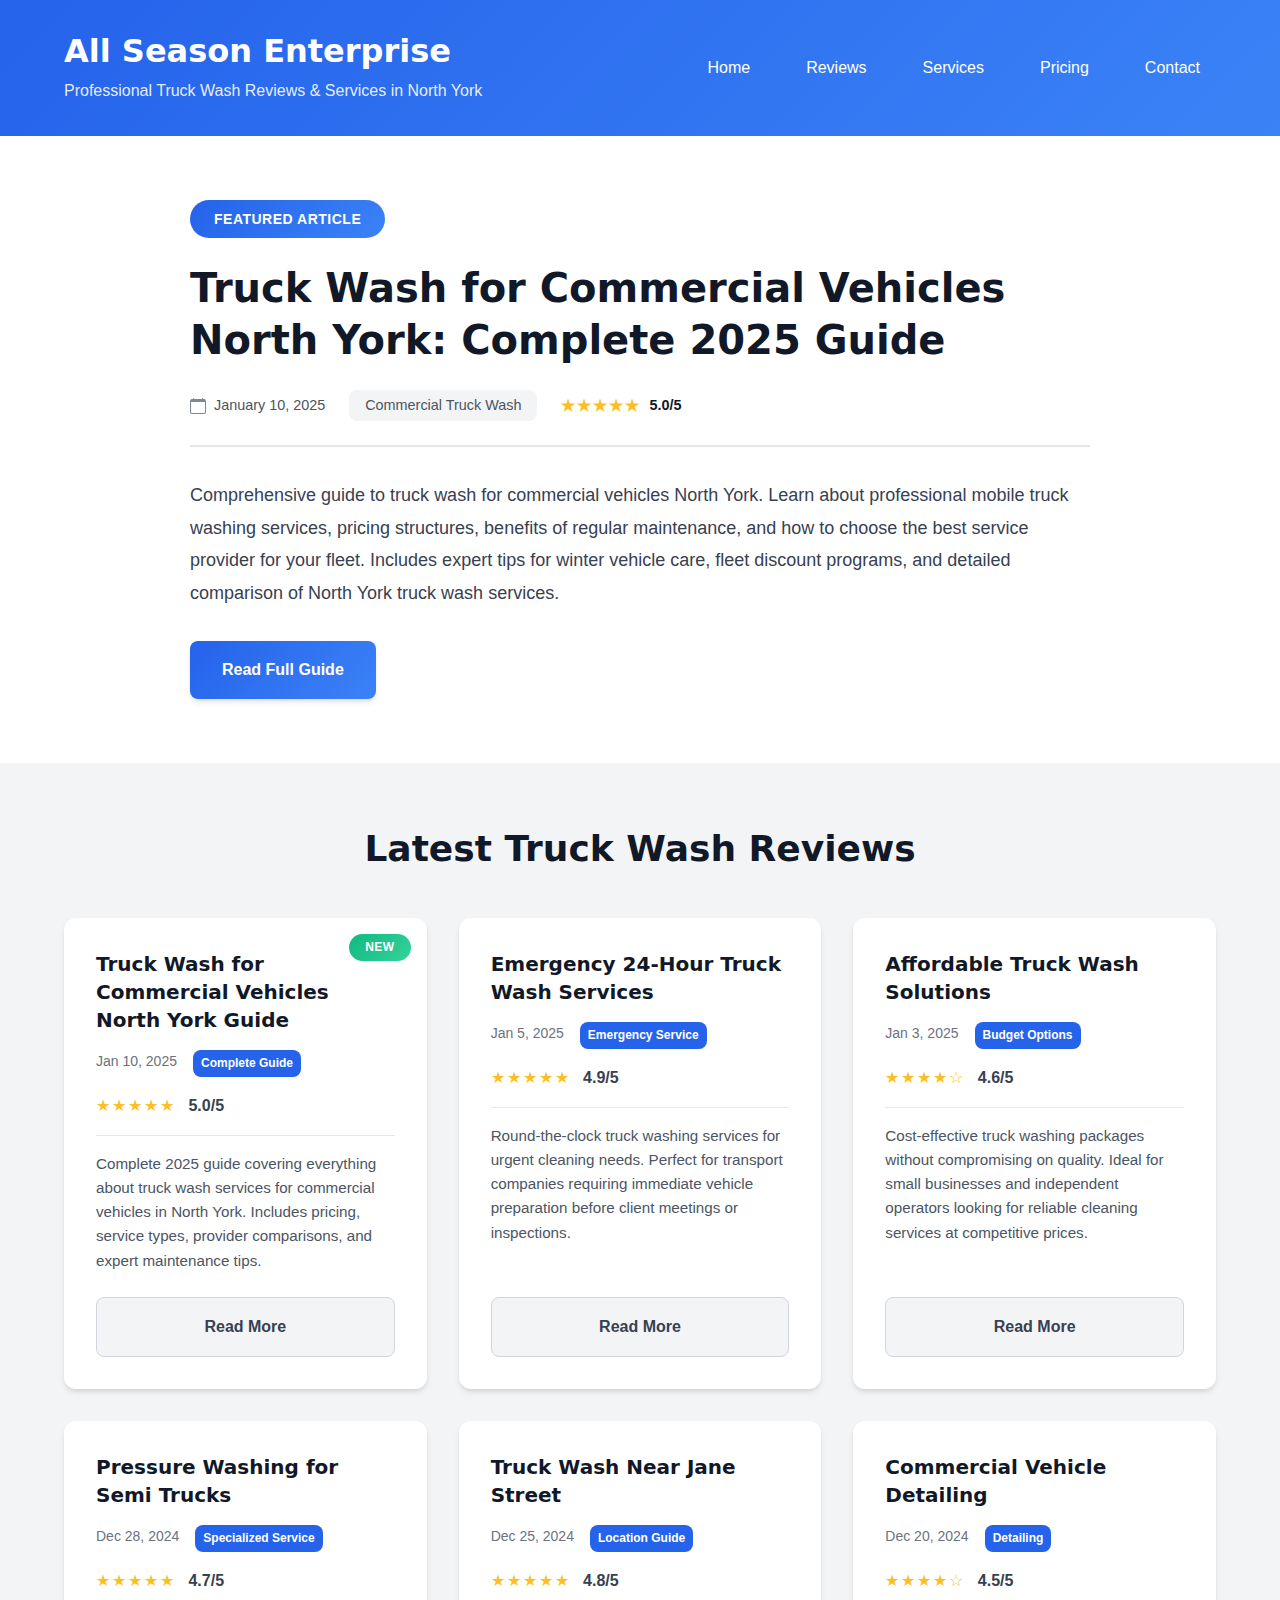
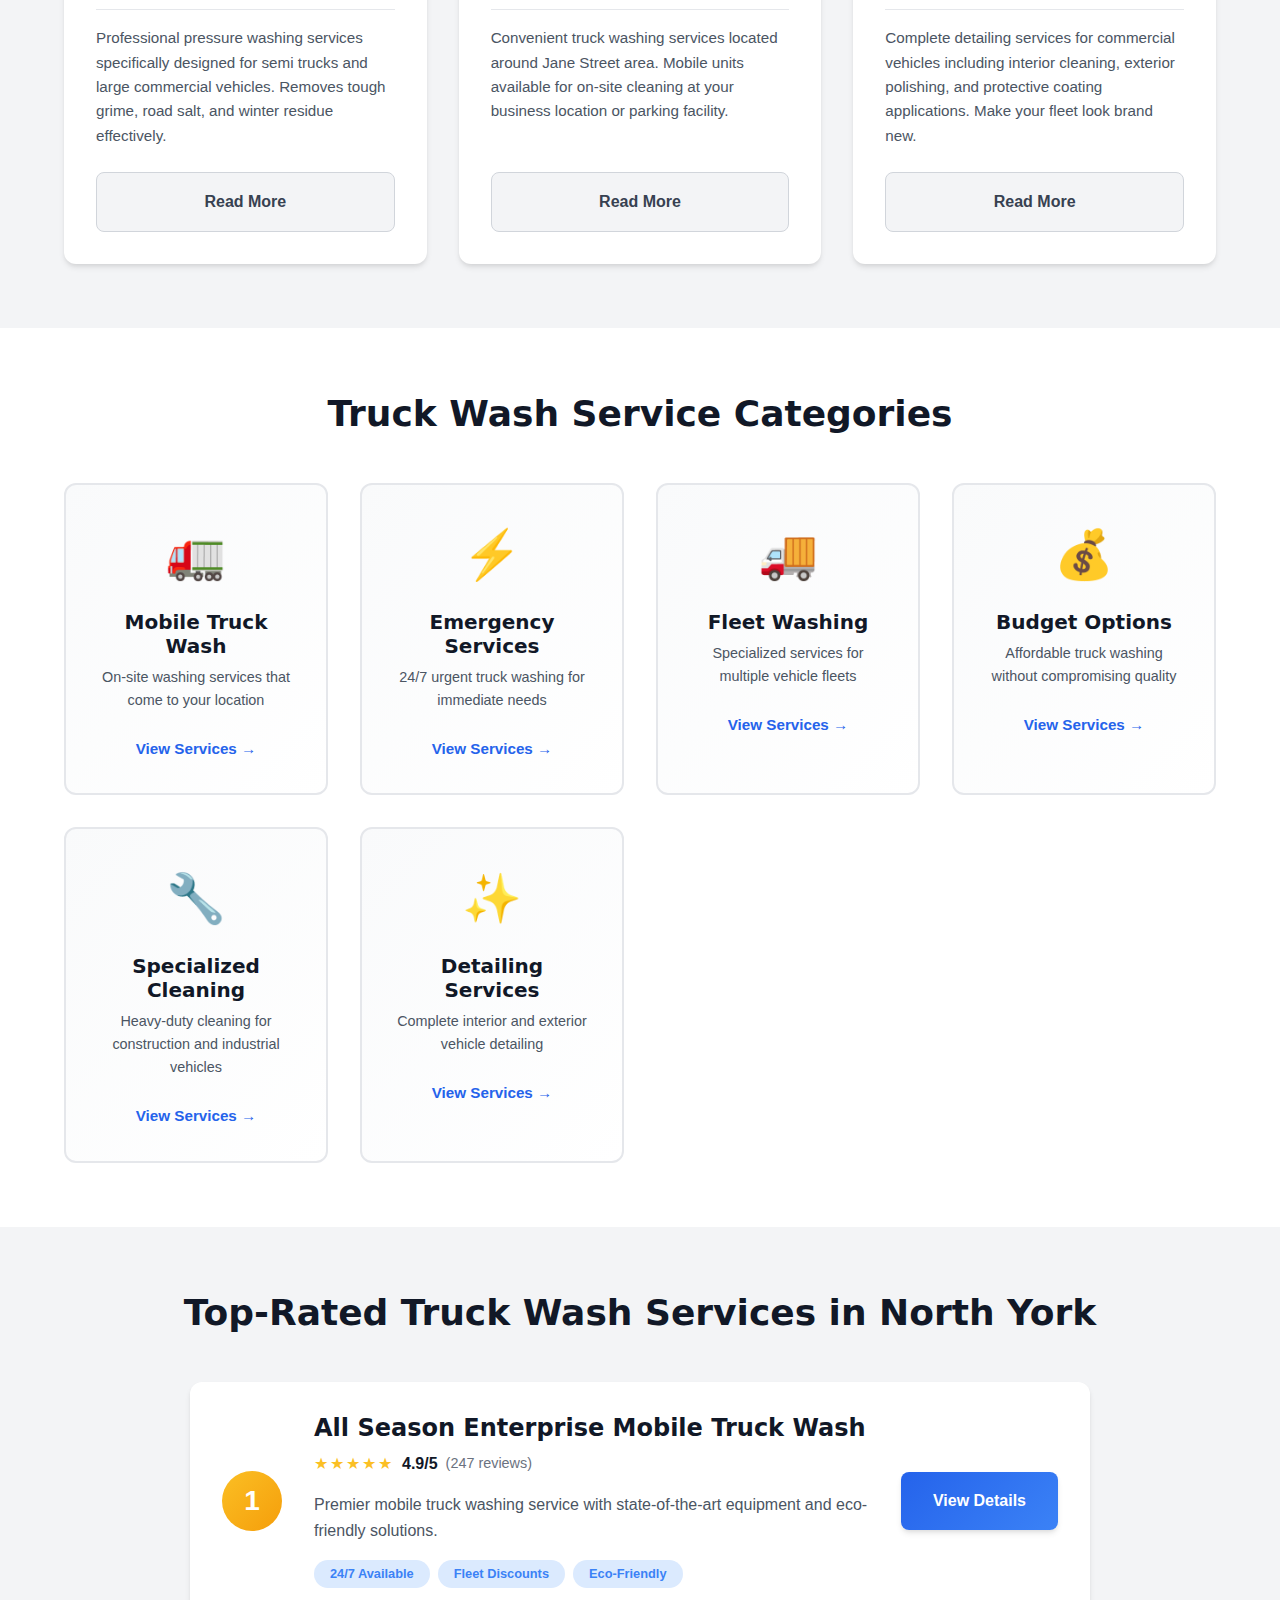
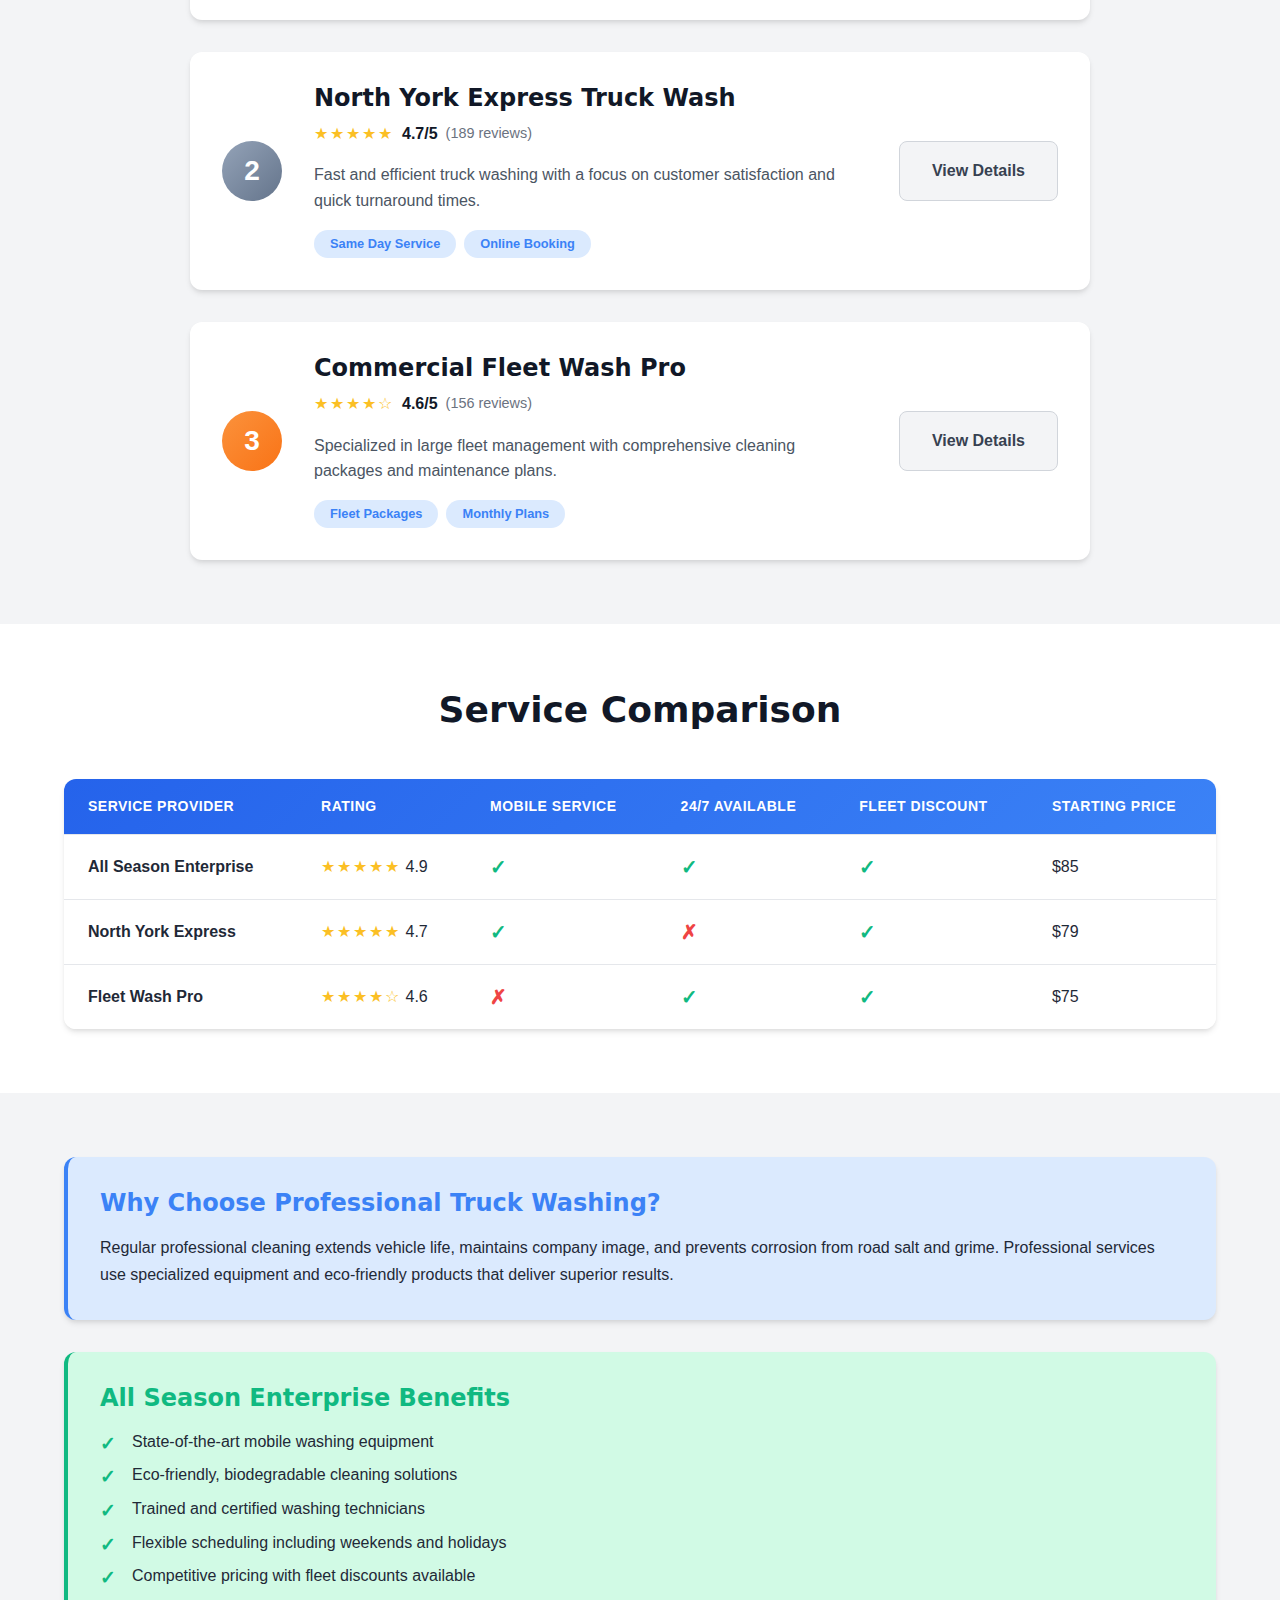
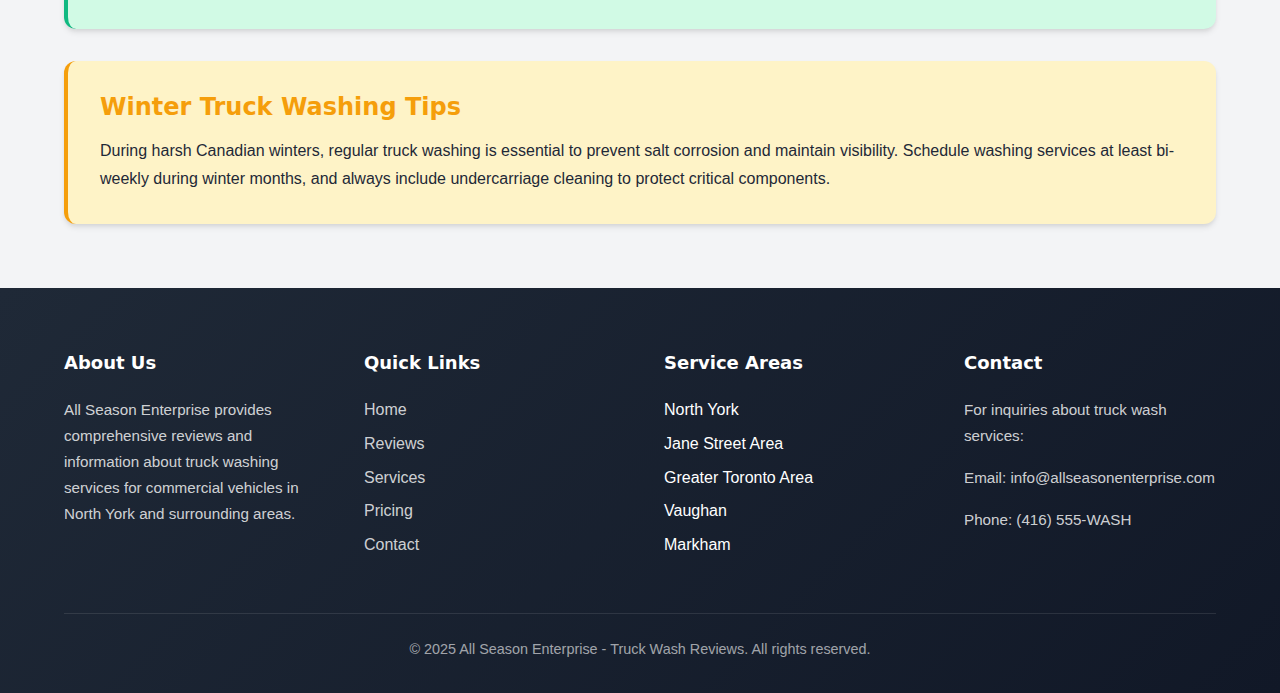
<file: index.html>
<!DOCTYPE html>
<html lang="en">
<head>
    <meta charset="UTF-8">
    <meta name="viewport" content="width=device-width, initial-scale=1.0">
    <meta name="description" content="Professional reviews and ratings of truck wash services for commercial vehicles in North York. Find the best mobile truck washing solutions.">
    <title>All Season Enterprise - Truck Wash for Commercial Vehicles North York</title>
    <link rel="stylesheet" href="styles.css">
</head>
<body>
    <!-- Header -->
    <header class="site-header">
        <div class="container">
            <div class="header-content">
                <div class="logo-section">
                    <h1 class="site-title">All Season Enterprise</h1>
                    <p class="site-tagline">Professional Truck Wash Reviews & Services in North York</p>
                </div>
                <nav class="main-nav">
                    <ul>
                        <li><a href="#home">Home</a></li>
                        <li><a href="#reviews">Reviews</a></li>
                        <li><a href="#services">Services</a></li>
                        <li><a href="#pricing">Pricing</a></li>
                        <li><a href="#contact">Contact</a></li>
                    </ul>
                </nav>
            </div>
        </div>
    </header>

    <!-- Featured Article Section -->
    <section class="featured-section">
        <div class="container">
            <div class="featured-article">
                <div class="featured-badge">Featured Article</div>
                <h2 class="featured-title">Truck Wash for Commercial Vehicles North York: Complete 2025 Guide</h2>
                <div class="article-meta">
                    <span class="meta-item">
                        <svg class="icon" width="16" height="16" viewBox="0 0 16 16" fill="currentColor">
                            <path d="M3.5 0a.5.5 0 0 1 .5.5V1h8V.5a.5.5 0 0 1 1 0V1h1a2 2 0 0 1 2 2v11a2 2 0 0 1-2 2H2a2 2 0 0 1-2-2V3a2 2 0 0 1 2-2h1V.5a.5.5 0 0 1 .5-.5zM1 4v10a1 1 0 0 0 1 1h12a1 1 0 0 0 1-1V4H1z"/>
                        </svg>
                        January 10, 2025
                    </span>
                    <span class="meta-item category">Commercial Truck Wash</span>
                    <span class="meta-item rating">
                        <span class="stars">★★★★★</span>
                        <span class="rating-number">5.0/5</span>
                    </span>
                </div>
                <p class="featured-excerpt">
                    Comprehensive guide to truck wash for commercial vehicles North York. Learn about professional mobile truck washing services,
                    pricing structures, benefits of regular maintenance, and how to choose the best service provider for your fleet.
                    Includes expert tips for winter vehicle care, fleet discount programs, and detailed comparison of North York truck wash services.
                </p>
                <a href="truck-wash-for-commercial-vehicles-North-York.html" class="btn btn-primary">Read Full Guide</a>
            </div>
        </div>
    </section>

    <!-- Latest Reviews Grid -->
    <section class="reviews-section">
        <div class="container">
            <h2 class="section-title">Latest Truck Wash Reviews</h2>
            <div class="reviews-grid">
                <!-- Review Card 1 -->
                <article class="review-card">
                    <div class="card-badge new">New</div>
                    <h3 class="card-title">Truck Wash for Commercial Vehicles North York Guide</h3>
                    <div class="card-meta">
                        <span class="date">Jan 10, 2025</span>
                        <span class="category-tag">Complete Guide</span>
                    </div>
                    <div class="card-rating">
                        <span class="stars">★★★★★</span>
                        <span class="rating-text">5.0/5</span>
                    </div>
                    <p class="card-excerpt">
                        Complete 2025 guide covering everything about truck wash services for commercial vehicles in North York.
                        Includes pricing, service types, provider comparisons, and expert maintenance tips.
                    </p>
                    <a href="truck-wash-for-commercial-vehicles-North-York.html" class="btn btn-secondary">Read More</a>
                </article>

                <!-- Review Card 2 -->
                <article class="review-card">
                    <h3 class="card-title">Emergency 24-Hour Truck Wash Services</h3>
                    <div class="card-meta">
                        <span class="date">Jan 5, 2025</span>
                        <span class="category-tag">Emergency Service</span>
                    </div>
                    <div class="card-rating">
                        <span class="stars">★★★★★</span>
                        <span class="rating-text">4.9/5</span>
                    </div>
                    <p class="card-excerpt">
                        Round-the-clock truck washing services for urgent cleaning needs. Perfect for transport companies
                        requiring immediate vehicle preparation before client meetings or inspections.
                    </p>
                    <a href="#" class="btn btn-secondary">Read More</a>
                </article>

                <!-- Review Card 3 -->
                <article class="review-card">
                    <h3 class="card-title">Affordable Truck Wash Solutions</h3>
                    <div class="card-meta">
                        <span class="date">Jan 3, 2025</span>
                        <span class="category-tag">Budget Options</span>
                    </div>
                    <div class="card-rating">
                        <span class="stars">★★★★☆</span>
                        <span class="rating-text">4.6/5</span>
                    </div>
                    <p class="card-excerpt">
                        Cost-effective truck washing packages without compromising on quality. Ideal for small businesses
                        and independent operators looking for reliable cleaning services at competitive prices.
                    </p>
                    <a href="#" class="btn btn-secondary">Read More</a>
                </article>

                <!-- Review Card 4 -->
                <article class="review-card">
                    <h3 class="card-title">Pressure Washing for Semi Trucks</h3>
                    <div class="card-meta">
                        <span class="date">Dec 28, 2024</span>
                        <span class="category-tag">Specialized Service</span>
                    </div>
                    <div class="card-rating">
                        <span class="stars">★★★★★</span>
                        <span class="rating-text">4.7/5</span>
                    </div>
                    <p class="card-excerpt">
                        Professional pressure washing services specifically designed for semi trucks and large commercial
                        vehicles. Removes tough grime, road salt, and winter residue effectively.
                    </p>
                    <a href="#" class="btn btn-secondary">Read More</a>
                </article>

                <!-- Review Card 5 -->
                <article class="review-card">
                    <h3 class="card-title">Truck Wash Near Jane Street</h3>
                    <div class="card-meta">
                        <span class="date">Dec 25, 2024</span>
                        <span class="category-tag">Location Guide</span>
                    </div>
                    <div class="card-rating">
                        <span class="stars">★★★★★</span>
                        <span class="rating-text">4.8/5</span>
                    </div>
                    <p class="card-excerpt">
                        Convenient truck washing services located around Jane Street area. Mobile units available for
                        on-site cleaning at your business location or parking facility.
                    </p>
                    <a href="#" class="btn btn-secondary">Read More</a>
                </article>

                <!-- Review Card 6 -->
                <article class="review-card">
                    <h3 class="card-title">Commercial Vehicle Detailing</h3>
                    <div class="card-meta">
                        <span class="date">Dec 20, 2024</span>
                        <span class="category-tag">Detailing</span>
                    </div>
                    <div class="card-rating">
                        <span class="stars">★★★★☆</span>
                        <span class="rating-text">4.5/5</span>
                    </div>
                    <p class="card-excerpt">
                        Complete detailing services for commercial vehicles including interior cleaning, exterior polishing,
                        and protective coating applications. Make your fleet look brand new.
                    </p>
                    <a href="#" class="btn btn-secondary">Read More</a>
                </article>
            </div>
        </div>
    </section>

    <!-- Categories Section -->
    <section class="categories-section">
        <div class="container">
            <h2 class="section-title">Truck Wash Service Categories</h2>
            <div class="categories-grid">
                <div class="category-card">
                    <div class="category-icon">🚛</div>
                    <h3>Mobile Truck Wash</h3>
                    <p>On-site washing services that come to your location</p>
                    <a href="#" class="category-link">View Services →</a>
                </div>
                <div class="category-card">
                    <div class="category-icon">⚡</div>
                    <h3>Emergency Services</h3>
                    <p>24/7 urgent truck washing for immediate needs</p>
                    <a href="#" class="category-link">View Services →</a>
                </div>
                <div class="category-card">
                    <div class="category-icon">🚚</div>
                    <h3>Fleet Washing</h3>
                    <p>Specialized services for multiple vehicle fleets</p>
                    <a href="#" class="category-link">View Services →</a>
                </div>
                <div class="category-card">
                    <div class="category-icon">💰</div>
                    <h3>Budget Options</h3>
                    <p>Affordable truck washing without compromising quality</p>
                    <a href="#" class="category-link">View Services →</a>
                </div>
                <div class="category-card">
                    <div class="category-icon">🔧</div>
                    <h3>Specialized Cleaning</h3>
                    <p>Heavy-duty cleaning for construction and industrial vehicles</p>
                    <a href="#" class="category-link">View Services →</a>
                </div>
                <div class="category-card">
                    <div class="category-icon">✨</div>
                    <h3>Detailing Services</h3>
                    <p>Complete interior and exterior vehicle detailing</p>
                    <a href="#" class="category-link">View Services →</a>
                </div>
            </div>
        </div>
    </section>

    <!-- Top-Rated Services Section -->
    <section class="top-rated-section">
        <div class="container">
            <h2 class="section-title">Top-Rated Truck Wash Services in North York</h2>
            <div class="rankings-list">
                <div class="ranking-item">
                    <div class="rank-badge gold">1</div>
                    <div class="ranking-content">
                        <h3>All Season Enterprise Mobile Truck Wash</h3>
                        <div class="ranking-rating">
                            <span class="stars">★★★★★</span>
                            <span class="rating-number">4.9/5</span>
                            <span class="review-count">(247 reviews)</span>
                        </div>
                        <p>Premier mobile truck washing service with state-of-the-art equipment and eco-friendly solutions.</p>
                        <div class="ranking-features">
                            <span class="feature-badge">24/7 Available</span>
                            <span class="feature-badge">Fleet Discounts</span>
                            <span class="feature-badge">Eco-Friendly</span>
                        </div>
                    </div>
                    <a href="#" class="btn btn-primary">View Details</a>
                </div>

                <div class="ranking-item">
                    <div class="rank-badge silver">2</div>
                    <div class="ranking-content">
                        <h3>North York Express Truck Wash</h3>
                        <div class="ranking-rating">
                            <span class="stars">★★★★★</span>
                            <span class="rating-number">4.7/5</span>
                            <span class="review-count">(189 reviews)</span>
                        </div>
                        <p>Fast and efficient truck washing with a focus on customer satisfaction and quick turnaround times.</p>
                        <div class="ranking-features">
                            <span class="feature-badge">Same Day Service</span>
                            <span class="feature-badge">Online Booking</span>
                        </div>
                    </div>
                    <a href="#" class="btn btn-secondary">View Details</a>
                </div>

                <div class="ranking-item">
                    <div class="rank-badge bronze">3</div>
                    <div class="ranking-content">
                        <h3>Commercial Fleet Wash Pro</h3>
                        <div class="ranking-rating">
                            <span class="stars">★★★★☆</span>
                            <span class="rating-number">4.6/5</span>
                            <span class="review-count">(156 reviews)</span>
                        </div>
                        <p>Specialized in large fleet management with comprehensive cleaning packages and maintenance plans.</p>
                        <div class="ranking-features">
                            <span class="feature-badge">Fleet Packages</span>
                            <span class="feature-badge">Monthly Plans</span>
                        </div>
                    </div>
                    <a href="#" class="btn btn-secondary">View Details</a>
                </div>
            </div>
        </div>
    </section>

    <!-- Comparison Table Section -->
    <section class="comparison-section">
        <div class="container">
            <h2 class="section-title">Service Comparison</h2>
            <div class="table-wrapper">
                <table class="comparison-table">
                    <thead>
                        <tr>
                            <th>Service Provider</th>
                            <th>Rating</th>
                            <th>Mobile Service</th>
                            <th>24/7 Available</th>
                            <th>Fleet Discount</th>
                            <th>Starting Price</th>
                        </tr>
                    </thead>
                    <tbody>
                        <tr>
                            <td><strong>All Season Enterprise</strong></td>
                            <td><span class="stars">★★★★★</span> 4.9</td>
                            <td><span class="check">✓</span></td>
                            <td><span class="check">✓</span></td>
                            <td><span class="check">✓</span></td>
                            <td>$85</td>
                        </tr>
                        <tr>
                            <td><strong>North York Express</strong></td>
                            <td><span class="stars">★★★★★</span> 4.7</td>
                            <td><span class="check">✓</span></td>
                            <td><span class="cross">✗</span></td>
                            <td><span class="check">✓</span></td>
                            <td>$79</td>
                        </tr>
                        <tr>
                            <td><strong>Fleet Wash Pro</strong></td>
                            <td><span class="stars">★★★★☆</span> 4.6</td>
                            <td><span class="cross">✗</span></td>
                            <td><span class="check">✓</span></td>
                            <td><span class="check">✓</span></td>
                            <td>$75</td>
                        </tr>
                    </tbody>
                </table>
            </div>
        </div>
    </section>

    <!-- Info Boxes Section -->
    <section class="info-boxes-section">
        <div class="container">
            <div class="info-box info">
                <h3>Why Choose Professional Truck Washing?</h3>
                <p>Regular professional cleaning extends vehicle life, maintains company image, and prevents corrosion from road salt and grime. Professional services use specialized equipment and eco-friendly products that deliver superior results.</p>
            </div>

            <div class="info-box success">
                <h3>All Season Enterprise Benefits</h3>
                <ul>
                    <li>State-of-the-art mobile washing equipment</li>
                    <li>Eco-friendly, biodegradable cleaning solutions</li>
                    <li>Trained and certified washing technicians</li>
                    <li>Flexible scheduling including weekends and holidays</li>
                    <li>Competitive pricing with fleet discounts available</li>
                </ul>
            </div>

            <div class="info-box warning">
                <h3>Winter Truck Washing Tips</h3>
                <p>During harsh Canadian winters, regular truck washing is essential to prevent salt corrosion and maintain visibility. Schedule washing services at least bi-weekly during winter months, and always include undercarriage cleaning to protect critical components.</p>
            </div>
        </div>
    </section>

    <!-- Footer -->
    <footer class="site-footer">
        <div class="container">
            <div class="footer-content">
                <div class="footer-section">
                    <h4>About Us</h4>
                    <p>All Season Enterprise provides comprehensive reviews and information about truck washing services for commercial vehicles in North York and surrounding areas.</p>
                </div>
                <div class="footer-section">
                    <h4>Quick Links</h4>
                    <ul>
                        <li><a href="#home">Home</a></li>
                        <li><a href="#reviews">Reviews</a></li>
                        <li><a href="#services">Services</a></li>
                        <li><a href="#pricing">Pricing</a></li>
                        <li><a href="#contact">Contact</a></li>
                    </ul>
                </div>
                <div class="footer-section">
                    <h4>Service Areas</h4>
                    <ul>
                        <li>North York</li>
                        <li>Jane Street Area</li>
                        <li>Greater Toronto Area</li>
                        <li>Vaughan</li>
                        <li>Markham</li>
                    </ul>
                </div>
                <div class="footer-section">
                    <h4>Contact</h4>
                    <p>For inquiries about truck wash services:</p>
                    <p>Email: info@allseasonenterprise.com</p>
                    <p>Phone: (416) 555-WASH</p>
                </div>
            </div>
            <div class="footer-bottom">
                <p>&copy; 2025 All Season Enterprise - Truck Wash Reviews. All rights reserved.</p>
            </div>
        </div>
    </footer>
</body>
</html>
</file>
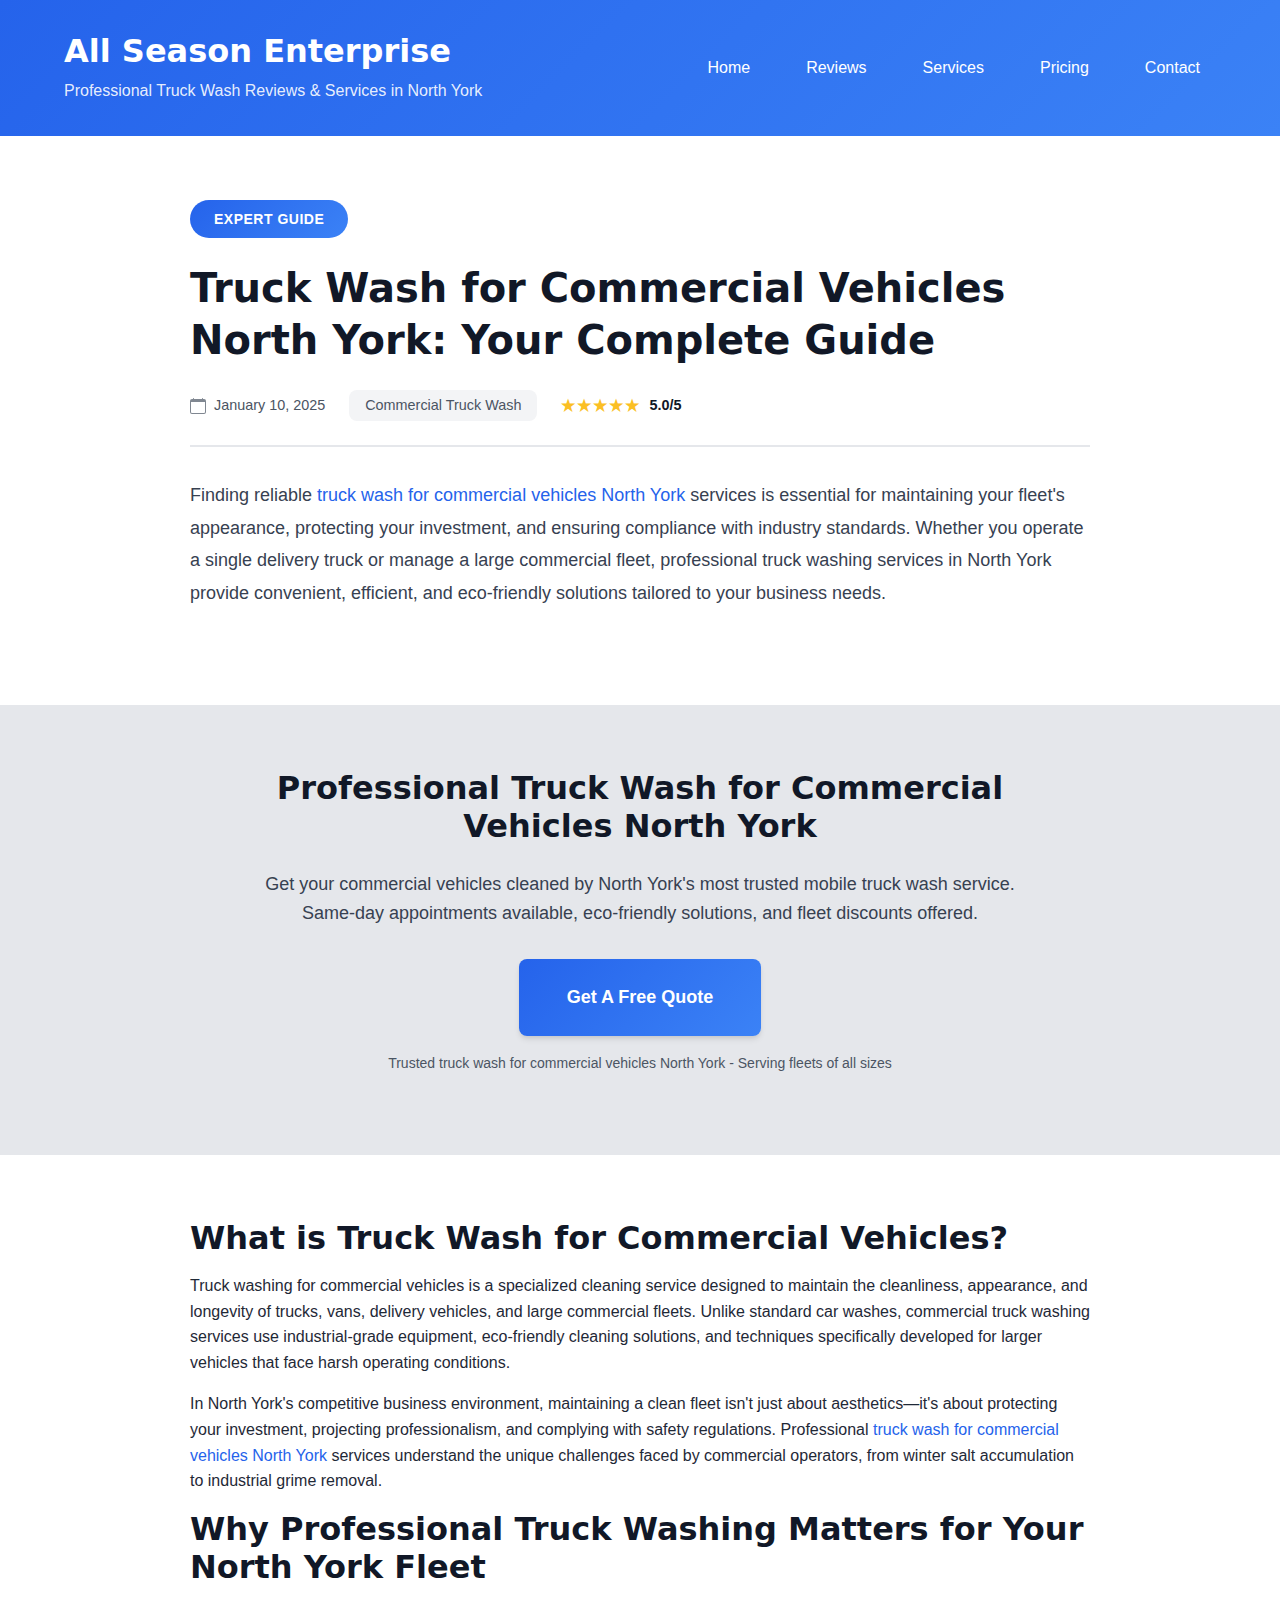
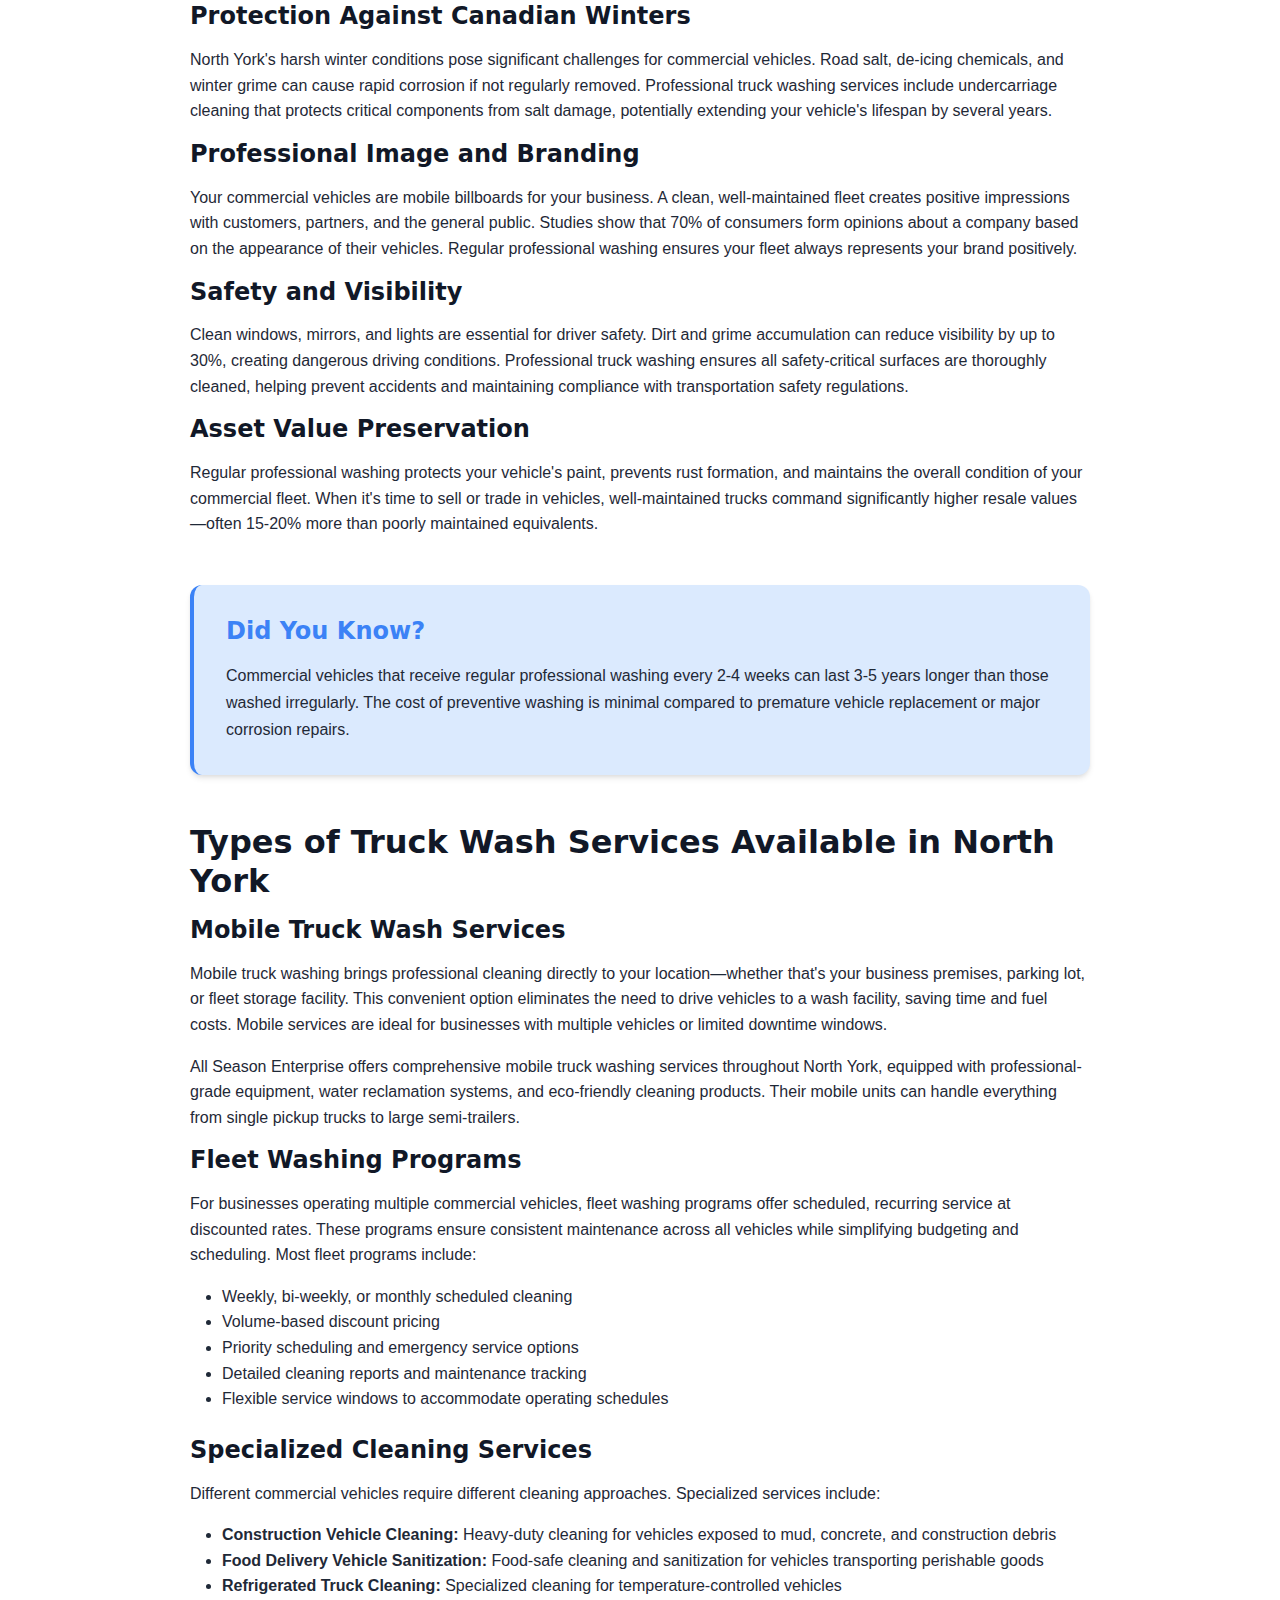
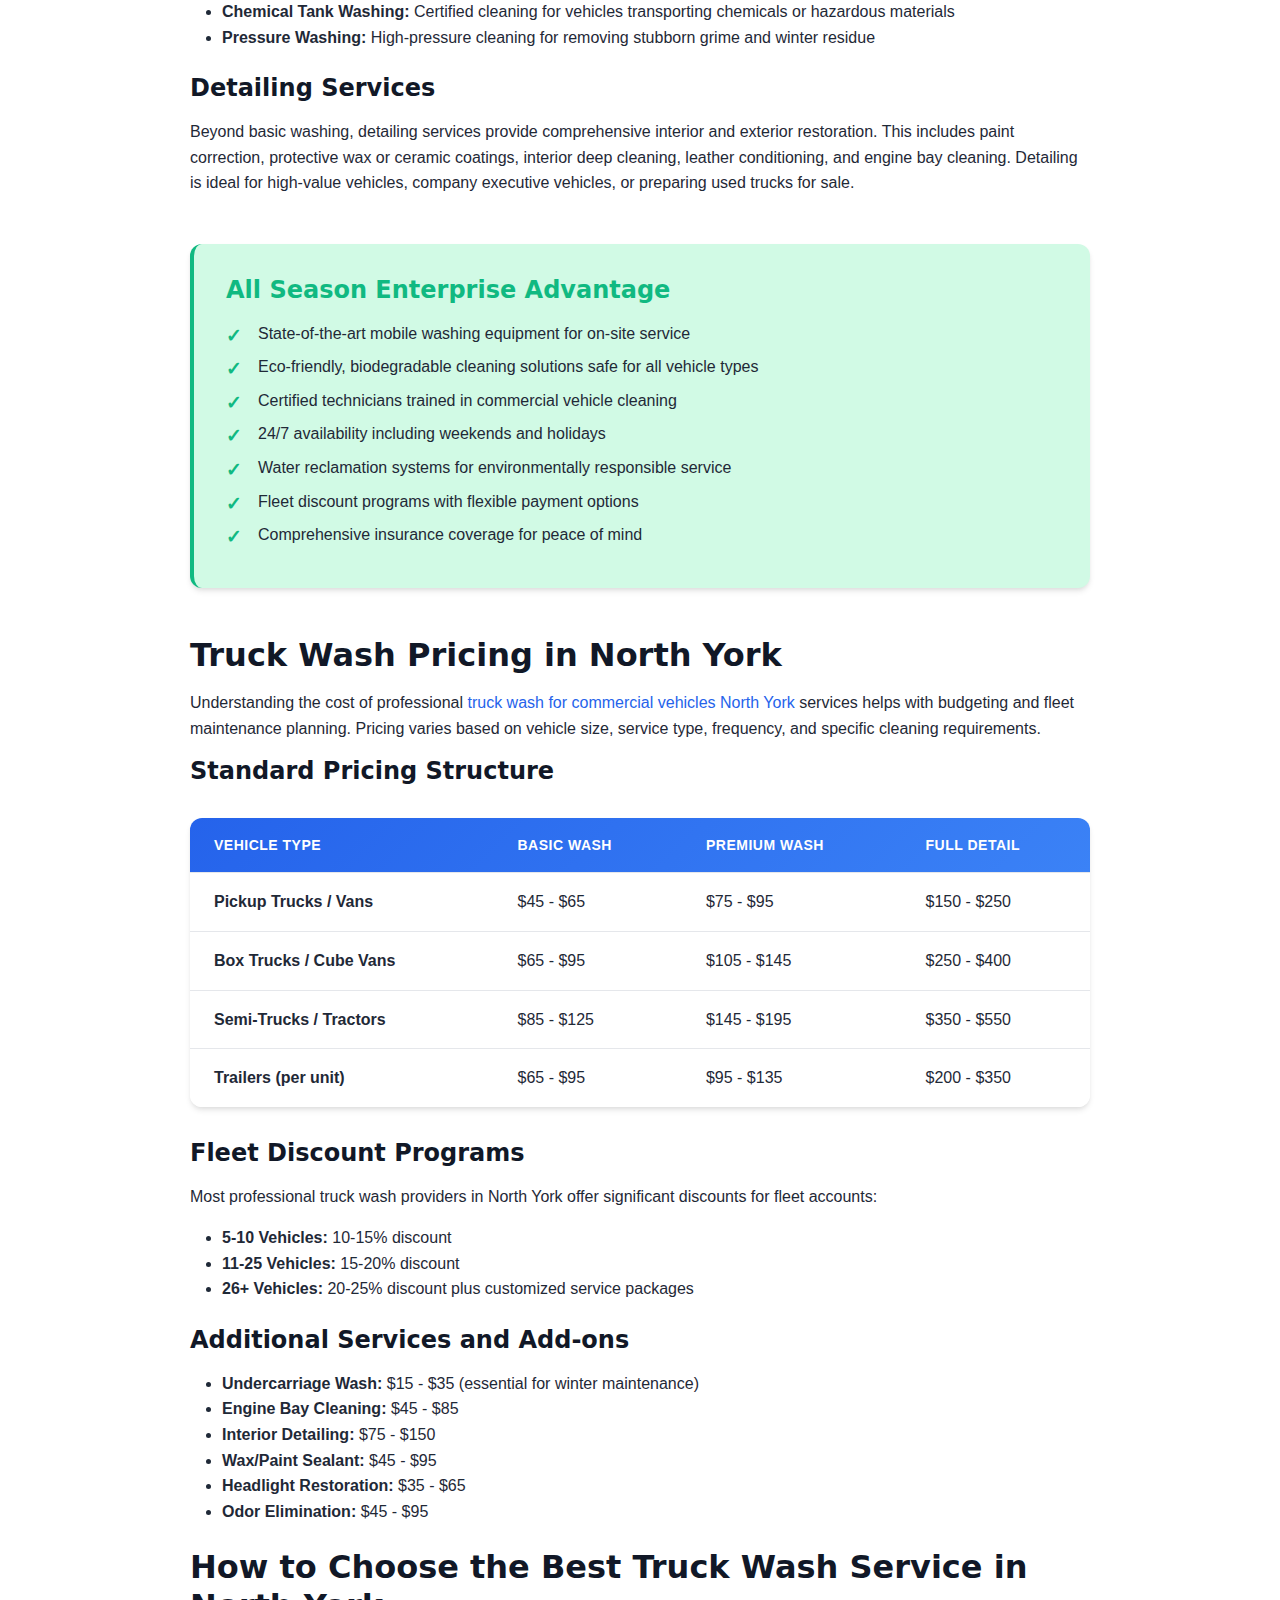
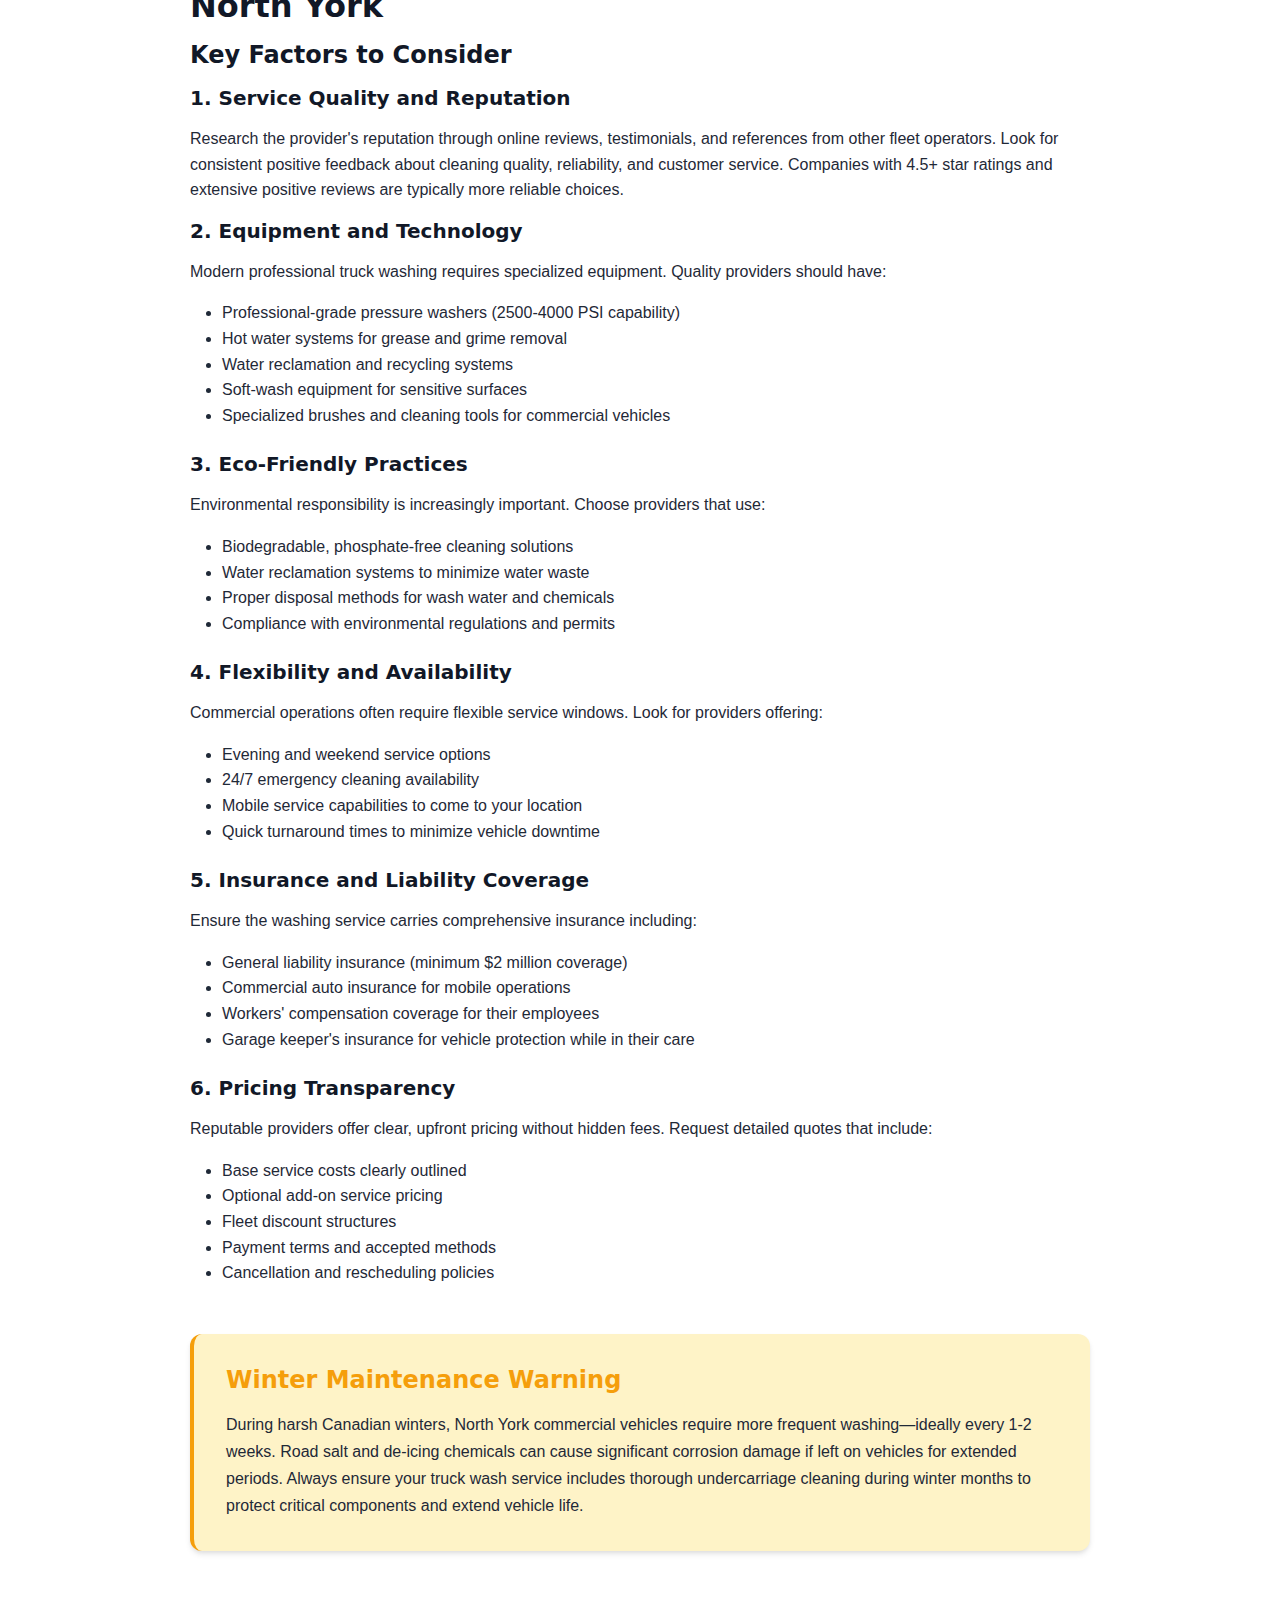
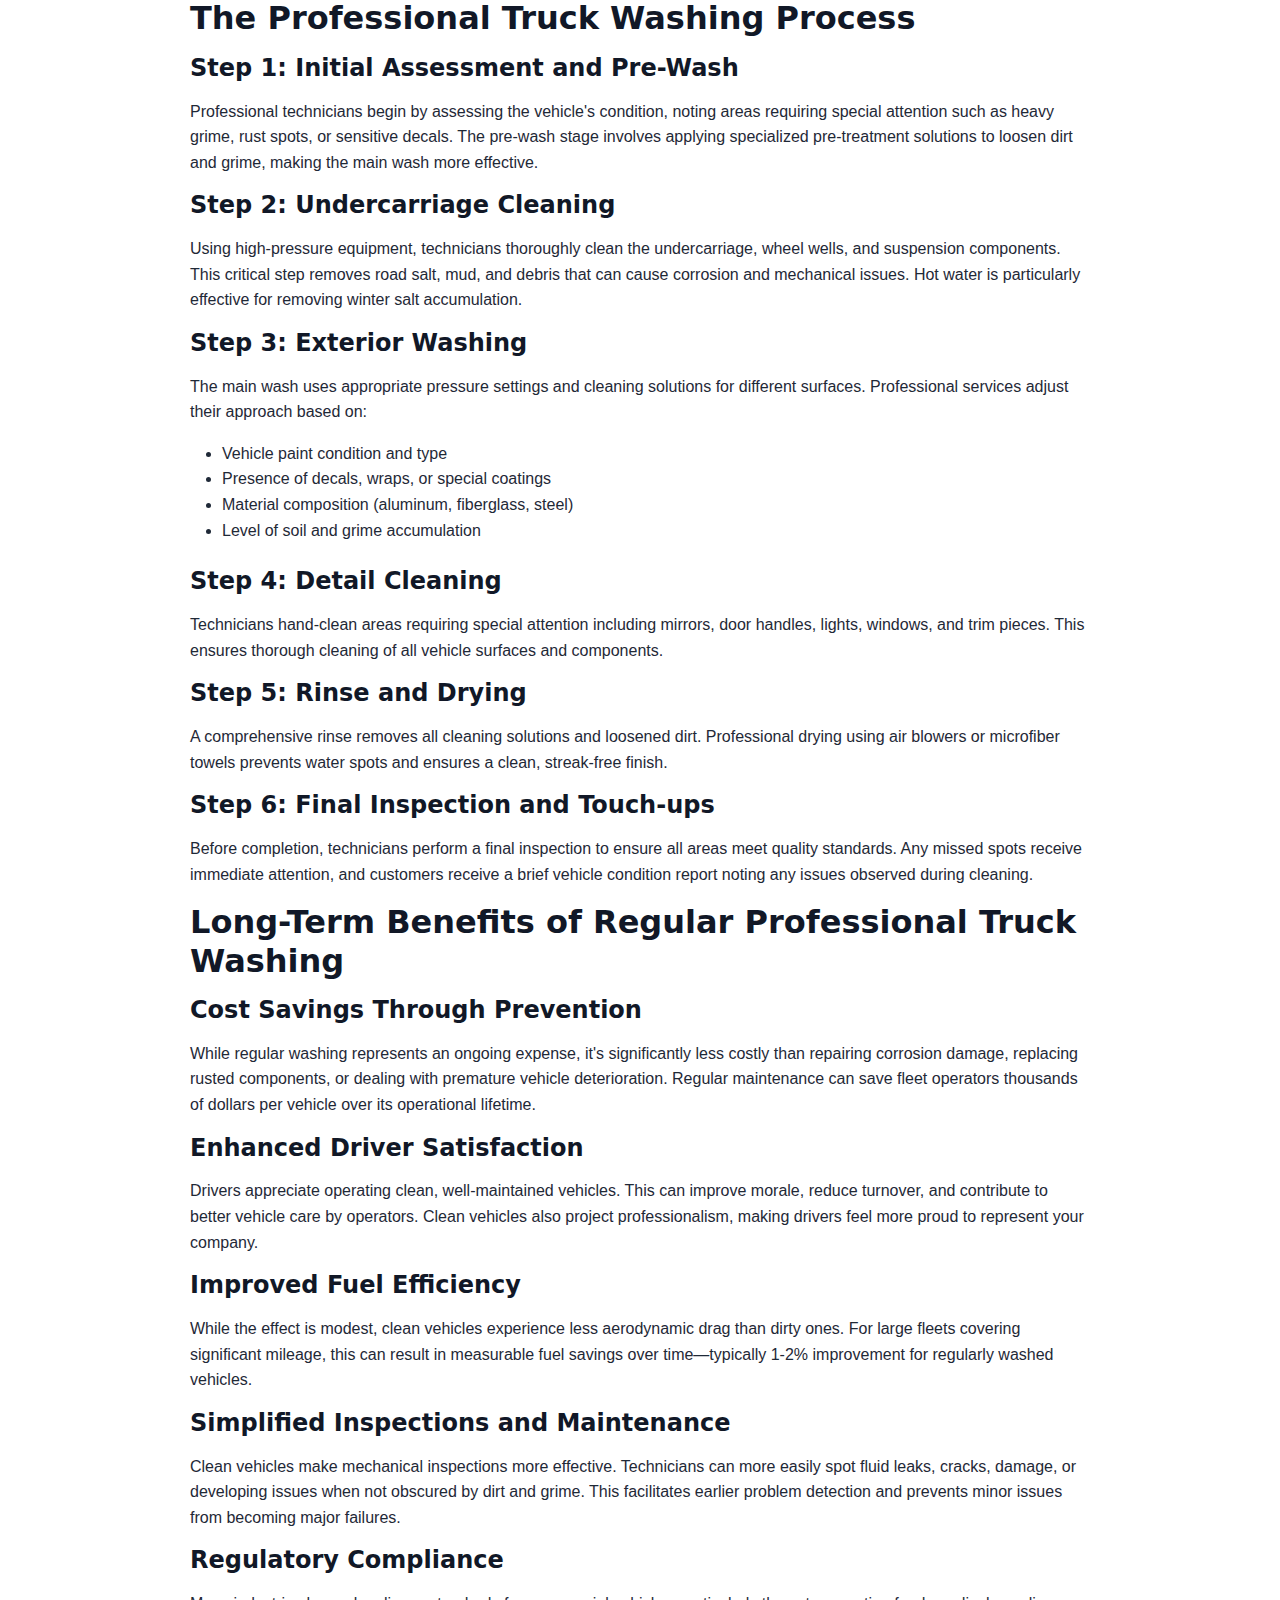
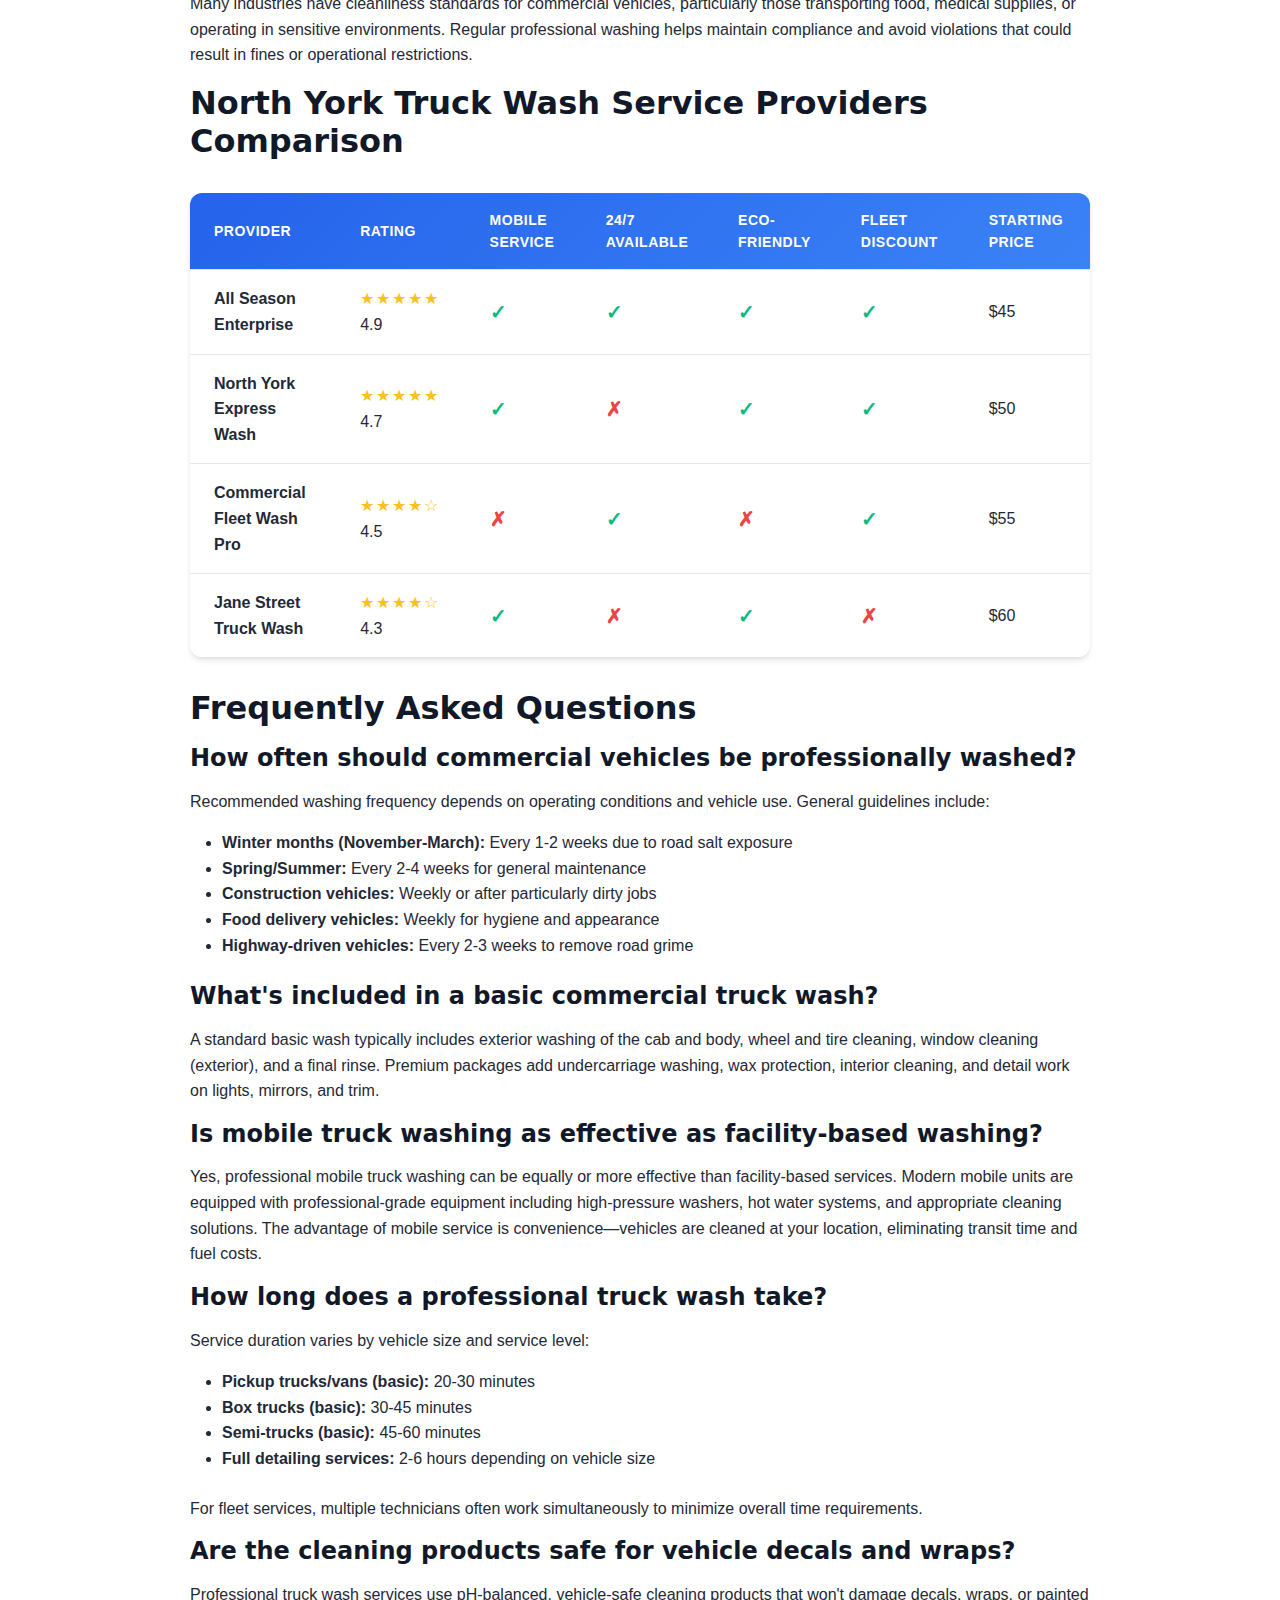
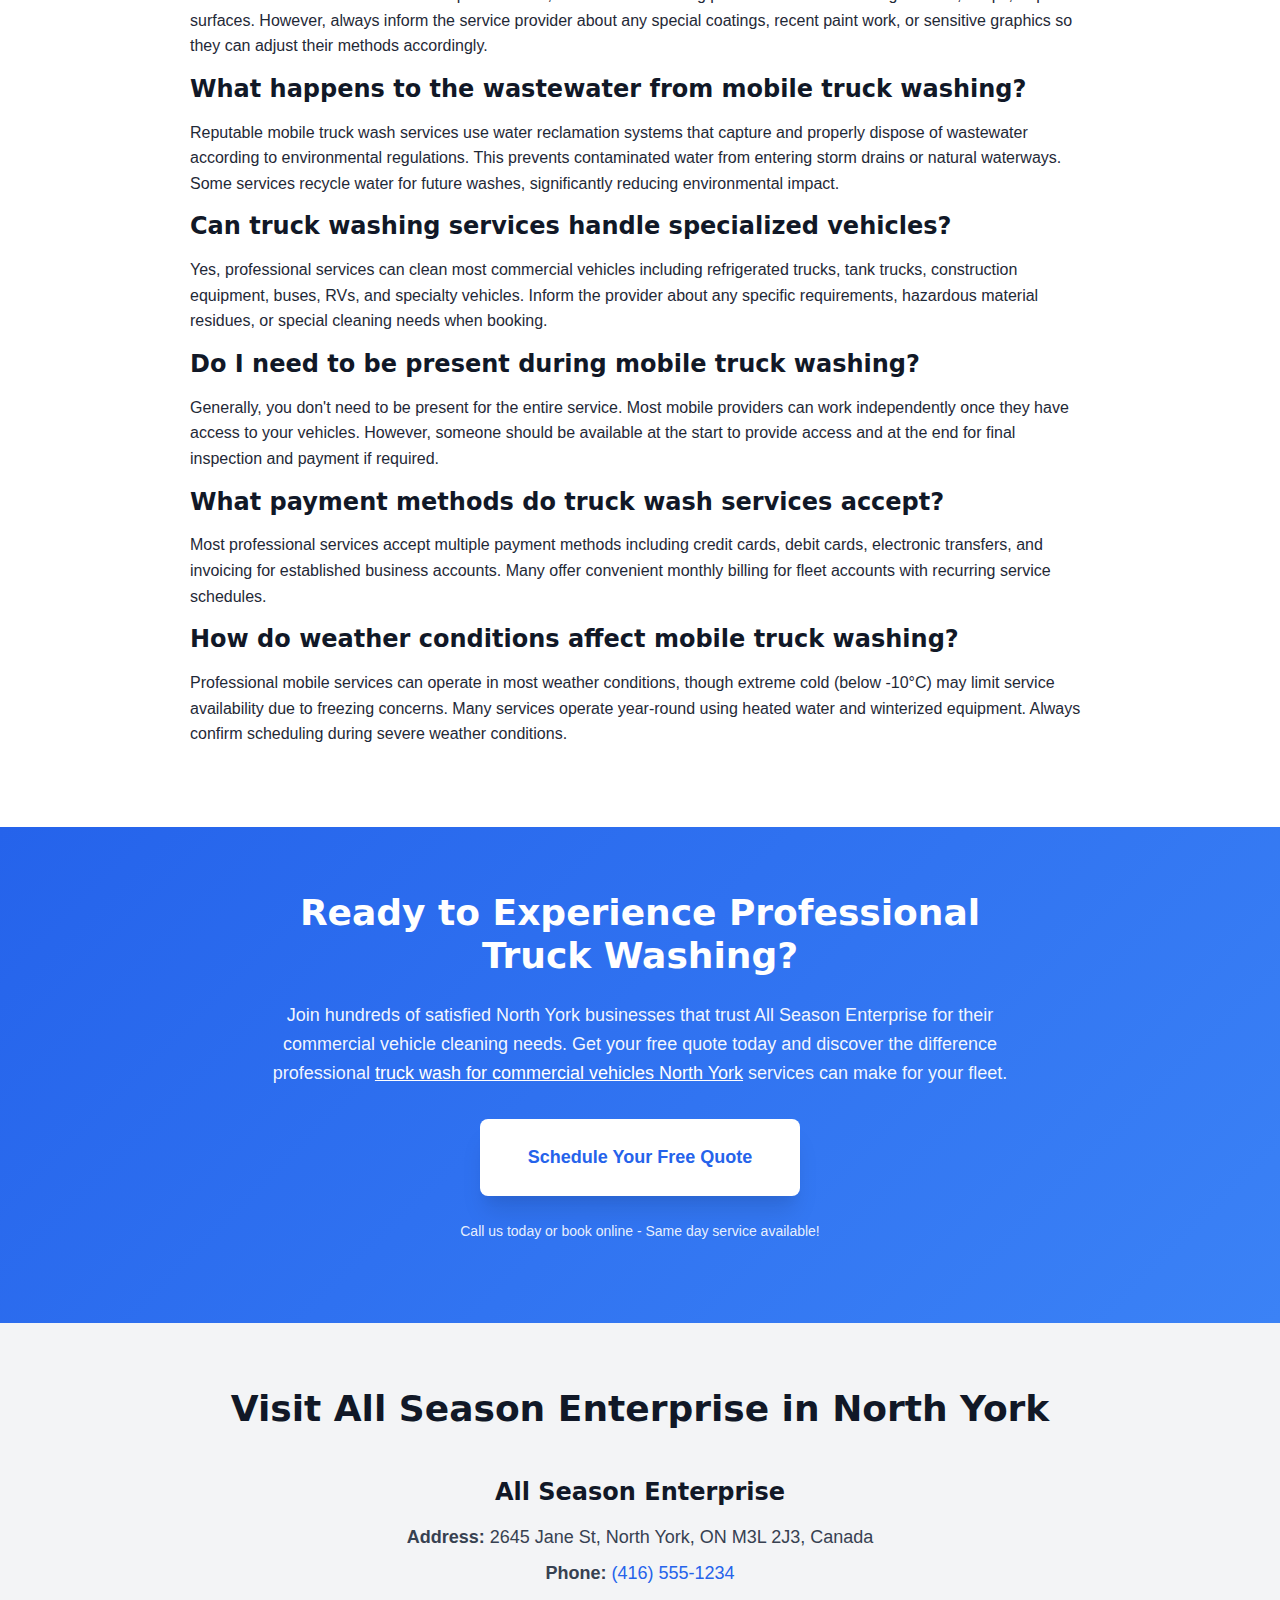
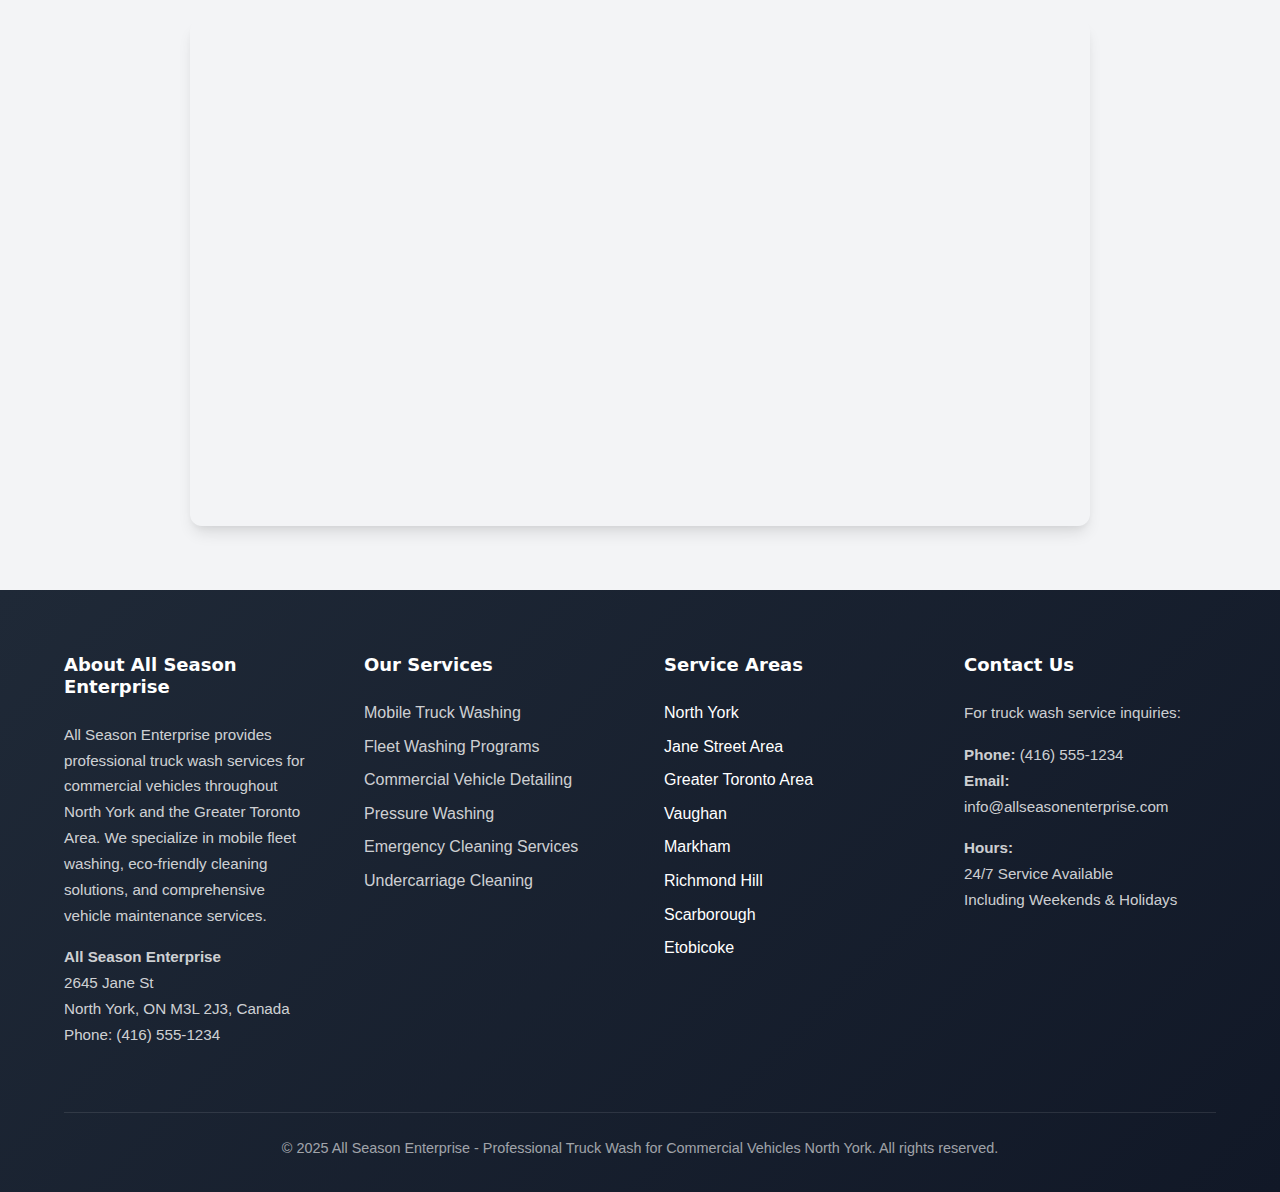
<file: truck-wash-for-commercial-vehicles-North-York.html>
<!DOCTYPE html>
<html lang="en">
<head>
    <meta charset="UTF-8">
    <meta name="viewport" content="width=device-width, initial-scale=1.0">
    <meta name="description" content="Comprehensive guide to truck wash for commercial vehicles North York. Professional mobile truck washing services, pricing, benefits, and how to choose the best service provider.">
    <title>Truck Wash for Commercial Vehicles North York - Complete Guide 2025</title>
    <link rel="stylesheet" href="styles.css">
</head>
<body>
    <!-- Header -->
    <header class="site-header">
        <div class="container">
            <div class="header-content">
                <div class="logo-section">
                    <h1 class="site-title">All Season Enterprise</h1>
                    <p class="site-tagline">Professional Truck Wash Reviews & Services in North York</p>
                </div>
                <nav class="main-nav">
                    <ul>
                        <li><a href="index.html">Home</a></li>
                        <li><a href="#reviews">Reviews</a></li>
                        <li><a href="#services">Services</a></li>
                        <li><a href="#pricing">Pricing</a></li>
                        <li><a href="#contact">Contact</a></li>
                    </ul>
                </nav>
            </div>
        </div>
    </header>

    <!-- Article Hero Section -->
    <article class="featured-section">
        <div class="container">
            <div class="featured-article">
                <div class="featured-badge">Expert Guide</div>
                <h1 class="featured-title">Truck Wash for Commercial Vehicles North York: Your Complete Guide</h1>
                <div class="article-meta">
                    <span class="meta-item">
                        <svg class="icon" width="16" height="16" viewBox="0 0 16 16" fill="currentColor">
                            <path d="M3.5 0a.5.5 0 0 1 .5.5V1h8V.5a.5.5 0 0 1 1 0V1h1a2 2 0 0 1 2 2v11a2 2 0 0 1-2 2H2a2 2 0 0 1-2-2V3a2 2 0 0 1 2-2h1V.5a.5.5 0 0 1 .5-.5zM1 4v10a1 1 0 0 0 1 1h12a1 1 0 0 0 1-1V4H1z"/>
                        </svg>
                        January 10, 2025
                    </span>
                    <span class="meta-item category">Commercial Truck Wash</span>
                    <span class="meta-item rating">
                        <span class="stars">★★★★★</span>
                        <span class="rating-number">5.0/5</span>
                    </span>
                </div>

                <p class="featured-excerpt">
                    Finding reliable <a href="https://allseasonenterprise.com/mobile-truck-washing/" target="_blank">truck wash for commercial vehicles North York</a> services is essential for maintaining your fleet's appearance, protecting your investment, and ensuring compliance with industry standards. Whether you operate a single delivery truck or manage a large commercial fleet, professional truck washing services in North York provide convenient, efficient, and eco-friendly solutions tailored to your business needs.
                </p>
            </div>
        </div>
    </article>

    <!-- Above-Fold CTA Section -->
    <section class="cta-section" style="background-color: var(--gray-200); padding: var(--spacing-3xl) 0;">
        <div class="container">
            <div style="max-width: 800px; margin: 0 auto; text-align: center;">
                <h2 style="font-size: 2rem; margin-bottom: var(--spacing-lg); color: var(--gray-900);">
                    Professional Truck Wash for Commercial Vehicles North York
                </h2>
                <p style="font-size: 1.125rem; color: var(--gray-700); margin-bottom: var(--spacing-xl);">
                    Get your commercial vehicles cleaned by North York's most trusted mobile truck wash service. Same-day appointments available, eco-friendly solutions, and fleet discounts offered.
                </p>
                <a href="https://allseasonenterprise.com/mobile-truck-washing/" target="_blank" class="btn btn-primary" style="font-size: 1.125rem; padding: var(--spacing-lg) var(--spacing-2xl);">
                    Get A Free Quote
                </a>
                <p style="font-size: 0.875rem; color: var(--gray-600); margin-top: var(--spacing-md);">
                    Trusted truck wash for commercial vehicles North York - Serving fleets of all sizes
                </p>
            </div>
        </div>
    </section>

    <!-- Main Article Content -->
    <section style="background: white; padding: var(--spacing-3xl) 0;">
        <div class="container">
            <div style="max-width: 900px; margin: 0 auto;">

                <!-- Introduction -->
                <h2 id="introduction">What is Truck Wash for Commercial Vehicles?</h2>
                <p>
                    Truck washing for commercial vehicles is a specialized cleaning service designed to maintain the cleanliness, appearance, and longevity of trucks, vans, delivery vehicles, and large commercial fleets. Unlike standard car washes, commercial truck washing services use industrial-grade equipment, eco-friendly cleaning solutions, and techniques specifically developed for larger vehicles that face harsh operating conditions.
                </p>
                <p>
                    In North York's competitive business environment, maintaining a clean fleet isn't just about aesthetics—it's about protecting your investment, projecting professionalism, and complying with safety regulations. Professional <a href="https://share.google/w0IGVF7Uyq0wssR1P" target="_blank">truck wash for commercial vehicles North York</a> services understand the unique challenges faced by commercial operators, from winter salt accumulation to industrial grime removal.
                </p>

                <!-- Why Professional Truck Washing Matters -->
                <h2 id="why-matters">Why Professional Truck Washing Matters for Your North York Fleet</h2>

                <h3>Protection Against Canadian Winters</h3>
                <p>
                    North York's harsh winter conditions pose significant challenges for commercial vehicles. Road salt, de-icing chemicals, and winter grime can cause rapid corrosion if not regularly removed. Professional truck washing services include undercarriage cleaning that protects critical components from salt damage, potentially extending your vehicle's lifespan by several years.
                </p>

                <h3>Professional Image and Branding</h3>
                <p>
                    Your commercial vehicles are mobile billboards for your business. A clean, well-maintained fleet creates positive impressions with customers, partners, and the general public. Studies show that 70% of consumers form opinions about a company based on the appearance of their vehicles. Regular professional washing ensures your fleet always represents your brand positively.
                </p>

                <h3>Safety and Visibility</h3>
                <p>
                    Clean windows, mirrors, and lights are essential for driver safety. Dirt and grime accumulation can reduce visibility by up to 30%, creating dangerous driving conditions. Professional truck washing ensures all safety-critical surfaces are thoroughly cleaned, helping prevent accidents and maintaining compliance with transportation safety regulations.
                </p>

                <h3>Asset Value Preservation</h3>
                <p>
                    Regular professional washing protects your vehicle's paint, prevents rust formation, and maintains the overall condition of your commercial fleet. When it's time to sell or trade in vehicles, well-maintained trucks command significantly higher resale values—often 15-20% more than poorly maintained equivalents.
                </p>

                <!-- Info Box -->
                <div class="info-box info" style="margin: var(--spacing-2xl) 0;">
                    <h3>Did You Know?</h3>
                    <p>
                        Commercial vehicles that receive regular professional washing every 2-4 weeks can last 3-5 years longer than those washed irregularly. The cost of preventive washing is minimal compared to premature vehicle replacement or major corrosion repairs.
                    </p>
                </div>

                <!-- Types of Truck Washing Services -->
                <h2 id="types-services">Types of Truck Wash Services Available in North York</h2>

                <h3>Mobile Truck Wash Services</h3>
                <p>
                    Mobile truck washing brings professional cleaning directly to your location—whether that's your business premises, parking lot, or fleet storage facility. This convenient option eliminates the need to drive vehicles to a wash facility, saving time and fuel costs. Mobile services are ideal for businesses with multiple vehicles or limited downtime windows.
                </p>
                <p>
                    All Season Enterprise offers comprehensive mobile truck washing services throughout North York, equipped with professional-grade equipment, water reclamation systems, and eco-friendly cleaning products. Their mobile units can handle everything from single pickup trucks to large semi-trailers.
                </p>

                <h3>Fleet Washing Programs</h3>
                <p>
                    For businesses operating multiple commercial vehicles, fleet washing programs offer scheduled, recurring service at discounted rates. These programs ensure consistent maintenance across all vehicles while simplifying budgeting and scheduling. Most fleet programs include:
                </p>
                <ul style="list-style: disc; padding-left: var(--spacing-xl); margin-bottom: var(--spacing-lg);">
                    <li>Weekly, bi-weekly, or monthly scheduled cleaning</li>
                    <li>Volume-based discount pricing</li>
                    <li>Priority scheduling and emergency service options</li>
                    <li>Detailed cleaning reports and maintenance tracking</li>
                    <li>Flexible service windows to accommodate operating schedules</li>
                </ul>

                <h3>Specialized Cleaning Services</h3>
                <p>
                    Different commercial vehicles require different cleaning approaches. Specialized services include:
                </p>
                <ul style="list-style: disc; padding-left: var(--spacing-xl); margin-bottom: var(--spacing-lg);">
                    <li><strong>Construction Vehicle Cleaning:</strong> Heavy-duty cleaning for vehicles exposed to mud, concrete, and construction debris</li>
                    <li><strong>Food Delivery Vehicle Sanitization:</strong> Food-safe cleaning and sanitization for vehicles transporting perishable goods</li>
                    <li><strong>Refrigerated Truck Cleaning:</strong> Specialized cleaning for temperature-controlled vehicles</li>
                    <li><strong>Chemical Tank Washing:</strong> Certified cleaning for vehicles transporting chemicals or hazardous materials</li>
                    <li><strong>Pressure Washing:</strong> High-pressure cleaning for removing stubborn grime and winter residue</li>
                </ul>

                <h3>Detailing Services</h3>
                <p>
                    Beyond basic washing, detailing services provide comprehensive interior and exterior restoration. This includes paint correction, protective wax or ceramic coatings, interior deep cleaning, leather conditioning, and engine bay cleaning. Detailing is ideal for high-value vehicles, company executive vehicles, or preparing used trucks for sale.
                </p>

                <!-- Success Box -->
                <div class="info-box success" style="margin: var(--spacing-2xl) 0;">
                    <h3>All Season Enterprise Advantage</h3>
                    <ul>
                        <li>State-of-the-art mobile washing equipment for on-site service</li>
                        <li>Eco-friendly, biodegradable cleaning solutions safe for all vehicle types</li>
                        <li>Certified technicians trained in commercial vehicle cleaning</li>
                        <li>24/7 availability including weekends and holidays</li>
                        <li>Water reclamation systems for environmentally responsible service</li>
                        <li>Fleet discount programs with flexible payment options</li>
                        <li>Comprehensive insurance coverage for peace of mind</li>
                    </ul>
                </div>

                <!-- Pricing Section -->
                <h2 id="pricing">Truck Wash Pricing in North York</h2>
                <p>
                    Understanding the cost of professional <a href="https://maps.app.goo.gl/FwNzWALhbLxD5rZr7" target="_blank">truck wash for commercial vehicles North York</a> services helps with budgeting and fleet maintenance planning. Pricing varies based on vehicle size, service type, frequency, and specific cleaning requirements.
                </p>

                <h3>Standard Pricing Structure</h3>
                <div class="table-wrapper" style="margin: var(--spacing-xl) 0;">
                    <table class="comparison-table">
                        <thead>
                            <tr>
                                <th>Vehicle Type</th>
                                <th>Basic Wash</th>
                                <th>Premium Wash</th>
                                <th>Full Detail</th>
                            </tr>
                        </thead>
                        <tbody>
                            <tr>
                                <td><strong>Pickup Trucks / Vans</strong></td>
                                <td>$45 - $65</td>
                                <td>$75 - $95</td>
                                <td>$150 - $250</td>
                            </tr>
                            <tr>
                                <td><strong>Box Trucks / Cube Vans</strong></td>
                                <td>$65 - $95</td>
                                <td>$105 - $145</td>
                                <td>$250 - $400</td>
                            </tr>
                            <tr>
                                <td><strong>Semi-Trucks / Tractors</strong></td>
                                <td>$85 - $125</td>
                                <td>$145 - $195</td>
                                <td>$350 - $550</td>
                            </tr>
                            <tr>
                                <td><strong>Trailers (per unit)</strong></td>
                                <td>$65 - $95</td>
                                <td>$95 - $135</td>
                                <td>$200 - $350</td>
                            </tr>
                        </tbody>
                    </table>
                </div>

                <h3>Fleet Discount Programs</h3>
                <p>
                    Most professional truck wash providers in North York offer significant discounts for fleet accounts:
                </p>
                <ul style="list-style: disc; padding-left: var(--spacing-xl); margin-bottom: var(--spacing-lg);">
                    <li><strong>5-10 Vehicles:</strong> 10-15% discount</li>
                    <li><strong>11-25 Vehicles:</strong> 15-20% discount</li>
                    <li><strong>26+ Vehicles:</strong> 20-25% discount plus customized service packages</li>
                </ul>

                <h3>Additional Services and Add-ons</h3>
                <ul style="list-style: disc; padding-left: var(--spacing-xl); margin-bottom: var(--spacing-lg);">
                    <li><strong>Undercarriage Wash:</strong> $15 - $35 (essential for winter maintenance)</li>
                    <li><strong>Engine Bay Cleaning:</strong> $45 - $85</li>
                    <li><strong>Interior Detailing:</strong> $75 - $150</li>
                    <li><strong>Wax/Paint Sealant:</strong> $45 - $95</li>
                    <li><strong>Headlight Restoration:</strong> $35 - $65</li>
                    <li><strong>Odor Elimination:</strong> $45 - $95</li>
                </ul>

                <!-- How to Choose Section -->
                <h2 id="how-choose">How to Choose the Best Truck Wash Service in North York</h2>

                <h3>Key Factors to Consider</h3>

                <h4>1. Service Quality and Reputation</h4>
                <p>
                    Research the provider's reputation through online reviews, testimonials, and references from other fleet operators. Look for consistent positive feedback about cleaning quality, reliability, and customer service. Companies with 4.5+ star ratings and extensive positive reviews are typically more reliable choices.
                </p>

                <h4>2. Equipment and Technology</h4>
                <p>
                    Modern professional truck washing requires specialized equipment. Quality providers should have:
                </p>
                <ul style="list-style: disc; padding-left: var(--spacing-xl); margin-bottom: var(--spacing-lg);">
                    <li>Professional-grade pressure washers (2500-4000 PSI capability)</li>
                    <li>Hot water systems for grease and grime removal</li>
                    <li>Water reclamation and recycling systems</li>
                    <li>Soft-wash equipment for sensitive surfaces</li>
                    <li>Specialized brushes and cleaning tools for commercial vehicles</li>
                </ul>

                <h4>3. Eco-Friendly Practices</h4>
                <p>
                    Environmental responsibility is increasingly important. Choose providers that use:
                </p>
                <ul style="list-style: disc; padding-left: var(--spacing-xl); margin-bottom: var(--spacing-lg);">
                    <li>Biodegradable, phosphate-free cleaning solutions</li>
                    <li>Water reclamation systems to minimize water waste</li>
                    <li>Proper disposal methods for wash water and chemicals</li>
                    <li>Compliance with environmental regulations and permits</li>
                </ul>

                <h4>4. Flexibility and Availability</h4>
                <p>
                    Commercial operations often require flexible service windows. Look for providers offering:
                </p>
                <ul style="list-style: disc; padding-left: var(--spacing-xl); margin-bottom: var(--spacing-lg);">
                    <li>Evening and weekend service options</li>
                    <li>24/7 emergency cleaning availability</li>
                    <li>Mobile service capabilities to come to your location</li>
                    <li>Quick turnaround times to minimize vehicle downtime</li>
                </ul>

                <h4>5. Insurance and Liability Coverage</h4>
                <p>
                    Ensure the washing service carries comprehensive insurance including:
                </p>
                <ul style="list-style: disc; padding-left: var(--spacing-xl); margin-bottom: var(--spacing-lg);">
                    <li>General liability insurance (minimum $2 million coverage)</li>
                    <li>Commercial auto insurance for mobile operations</li>
                    <li>Workers' compensation coverage for their employees</li>
                    <li>Garage keeper's insurance for vehicle protection while in their care</li>
                </ul>

                <h4>6. Pricing Transparency</h4>
                <p>
                    Reputable providers offer clear, upfront pricing without hidden fees. Request detailed quotes that include:
                </p>
                <ul style="list-style: disc; padding-left: var(--spacing-xl); margin-bottom: var(--spacing-lg);">
                    <li>Base service costs clearly outlined</li>
                    <li>Optional add-on service pricing</li>
                    <li>Fleet discount structures</li>
                    <li>Payment terms and accepted methods</li>
                    <li>Cancellation and rescheduling policies</li>
                </ul>

                <!-- Warning Box -->
                <div class="info-box warning" style="margin: var(--spacing-2xl) 0;">
                    <h3>Winter Maintenance Warning</h3>
                    <p>
                        During harsh Canadian winters, North York commercial vehicles require more frequent washing—ideally every 1-2 weeks. Road salt and de-icing chemicals can cause significant corrosion damage if left on vehicles for extended periods. Always ensure your truck wash service includes thorough undercarriage cleaning during winter months to protect critical components and extend vehicle life.
                    </p>
                </div>

                <!-- Process Section -->
                <h2 id="process">The Professional Truck Washing Process</h2>

                <h3>Step 1: Initial Assessment and Pre-Wash</h3>
                <p>
                    Professional technicians begin by assessing the vehicle's condition, noting areas requiring special attention such as heavy grime, rust spots, or sensitive decals. The pre-wash stage involves applying specialized pre-treatment solutions to loosen dirt and grime, making the main wash more effective.
                </p>

                <h3>Step 2: Undercarriage Cleaning</h3>
                <p>
                    Using high-pressure equipment, technicians thoroughly clean the undercarriage, wheel wells, and suspension components. This critical step removes road salt, mud, and debris that can cause corrosion and mechanical issues. Hot water is particularly effective for removing winter salt accumulation.
                </p>

                <h3>Step 3: Exterior Washing</h3>
                <p>
                    The main wash uses appropriate pressure settings and cleaning solutions for different surfaces. Professional services adjust their approach based on:
                </p>
                <ul style="list-style: disc; padding-left: var(--spacing-xl); margin-bottom: var(--spacing-lg);">
                    <li>Vehicle paint condition and type</li>
                    <li>Presence of decals, wraps, or special coatings</li>
                    <li>Material composition (aluminum, fiberglass, steel)</li>
                    <li>Level of soil and grime accumulation</li>
                </ul>

                <h3>Step 4: Detail Cleaning</h3>
                <p>
                    Technicians hand-clean areas requiring special attention including mirrors, door handles, lights, windows, and trim pieces. This ensures thorough cleaning of all vehicle surfaces and components.
                </p>

                <h3>Step 5: Rinse and Drying</h3>
                <p>
                    A comprehensive rinse removes all cleaning solutions and loosened dirt. Professional drying using air blowers or microfiber towels prevents water spots and ensures a clean, streak-free finish.
                </p>

                <h3>Step 6: Final Inspection and Touch-ups</h3>
                <p>
                    Before completion, technicians perform a final inspection to ensure all areas meet quality standards. Any missed spots receive immediate attention, and customers receive a brief vehicle condition report noting any issues observed during cleaning.
                </p>

                <!-- Benefits Section -->
                <h2 id="benefits">Long-Term Benefits of Regular Professional Truck Washing</h2>

                <h3>Cost Savings Through Prevention</h3>
                <p>
                    While regular washing represents an ongoing expense, it's significantly less costly than repairing corrosion damage, replacing rusted components, or dealing with premature vehicle deterioration. Regular maintenance can save fleet operators thousands of dollars per vehicle over its operational lifetime.
                </p>

                <h3>Enhanced Driver Satisfaction</h3>
                <p>
                    Drivers appreciate operating clean, well-maintained vehicles. This can improve morale, reduce turnover, and contribute to better vehicle care by operators. Clean vehicles also project professionalism, making drivers feel more proud to represent your company.
                </p>

                <h3>Improved Fuel Efficiency</h3>
                <p>
                    While the effect is modest, clean vehicles experience less aerodynamic drag than dirty ones. For large fleets covering significant mileage, this can result in measurable fuel savings over time—typically 1-2% improvement for regularly washed vehicles.
                </p>

                <h3>Simplified Inspections and Maintenance</h3>
                <p>
                    Clean vehicles make mechanical inspections more effective. Technicians can more easily spot fluid leaks, cracks, damage, or developing issues when not obscured by dirt and grime. This facilitates earlier problem detection and prevents minor issues from becoming major failures.
                </p>

                <h3>Regulatory Compliance</h3>
                <p>
                    Many industries have cleanliness standards for commercial vehicles, particularly those transporting food, medical supplies, or operating in sensitive environments. Regular professional washing helps maintain compliance and avoid violations that could result in fines or operational restrictions.
                </p>

                <!-- Comparison Table -->
                <h2 id="comparison">North York Truck Wash Service Providers Comparison</h2>
                <div class="table-wrapper" style="margin: var(--spacing-xl) 0;">
                    <table class="comparison-table">
                        <thead>
                            <tr>
                                <th>Provider</th>
                                <th>Rating</th>
                                <th>Mobile Service</th>
                                <th>24/7 Available</th>
                                <th>Eco-Friendly</th>
                                <th>Fleet Discount</th>
                                <th>Starting Price</th>
                            </tr>
                        </thead>
                        <tbody>
                            <tr>
                                <td><strong>All Season Enterprise</strong></td>
                                <td><span class="stars">★★★★★</span> 4.9</td>
                                <td><span class="check">✓</span></td>
                                <td><span class="check">✓</span></td>
                                <td><span class="check">✓</span></td>
                                <td><span class="check">✓</span></td>
                                <td>$45</td>
                            </tr>
                            <tr>
                                <td><strong>North York Express Wash</strong></td>
                                <td><span class="stars">★★★★★</span> 4.7</td>
                                <td><span class="check">✓</span></td>
                                <td><span class="cross">✗</span></td>
                                <td><span class="check">✓</span></td>
                                <td><span class="check">✓</span></td>
                                <td>$50</td>
                            </tr>
                            <tr>
                                <td><strong>Commercial Fleet Wash Pro</strong></td>
                                <td><span class="stars">★★★★☆</span> 4.5</td>
                                <td><span class="cross">✗</span></td>
                                <td><span class="check">✓</span></td>
                                <td><span class="cross">✗</span></td>
                                <td><span class="check">✓</span></td>
                                <td>$55</td>
                            </tr>
                            <tr>
                                <td><strong>Jane Street Truck Wash</strong></td>
                                <td><span class="stars">★★★★☆</span> 4.3</td>
                                <td><span class="check">✓</span></td>
                                <td><span class="cross">✗</span></td>
                                <td><span class="check">✓</span></td>
                                <td><span class="cross">✗</span></td>
                                <td>$60</td>
                            </tr>
                        </tbody>
                    </table>
                </div>

                <!-- FAQ Section -->
                <h2 id="faq">Frequently Asked Questions</h2>

                <h3>How often should commercial vehicles be professionally washed?</h3>
                <p>
                    Recommended washing frequency depends on operating conditions and vehicle use. General guidelines include:
                </p>
                <ul style="list-style: disc; padding-left: var(--spacing-xl); margin-bottom: var(--spacing-lg);">
                    <li><strong>Winter months (November-March):</strong> Every 1-2 weeks due to road salt exposure</li>
                    <li><strong>Spring/Summer:</strong> Every 2-4 weeks for general maintenance</li>
                    <li><strong>Construction vehicles:</strong> Weekly or after particularly dirty jobs</li>
                    <li><strong>Food delivery vehicles:</strong> Weekly for hygiene and appearance</li>
                    <li><strong>Highway-driven vehicles:</strong> Every 2-3 weeks to remove road grime</li>
                </ul>

                <h3>What's included in a basic commercial truck wash?</h3>
                <p>
                    A standard basic wash typically includes exterior washing of the cab and body, wheel and tire cleaning, window cleaning (exterior), and a final rinse. Premium packages add undercarriage washing, wax protection, interior cleaning, and detail work on lights, mirrors, and trim.
                </p>

                <h3>Is mobile truck washing as effective as facility-based washing?</h3>
                <p>
                    Yes, professional mobile truck washing can be equally or more effective than facility-based services. Modern mobile units are equipped with professional-grade equipment including high-pressure washers, hot water systems, and appropriate cleaning solutions. The advantage of mobile service is convenience—vehicles are cleaned at your location, eliminating transit time and fuel costs.
                </p>

                <h3>How long does a professional truck wash take?</h3>
                <p>
                    Service duration varies by vehicle size and service level:
                </p>
                <ul style="list-style: disc; padding-left: var(--spacing-xl); margin-bottom: var(--spacing-lg);">
                    <li><strong>Pickup trucks/vans (basic):</strong> 20-30 minutes</li>
                    <li><strong>Box trucks (basic):</strong> 30-45 minutes</li>
                    <li><strong>Semi-trucks (basic):</strong> 45-60 minutes</li>
                    <li><strong>Full detailing services:</strong> 2-6 hours depending on vehicle size</li>
                </ul>
                <p>
                    For fleet services, multiple technicians often work simultaneously to minimize overall time requirements.
                </p>

                <h3>Are the cleaning products safe for vehicle decals and wraps?</h3>
                <p>
                    Professional truck wash services use pH-balanced, vehicle-safe cleaning products that won't damage decals, wraps, or painted surfaces. However, always inform the service provider about any special coatings, recent paint work, or sensitive graphics so they can adjust their methods accordingly.
                </p>

                <h3>What happens to the wastewater from mobile truck washing?</h3>
                <p>
                    Reputable mobile truck wash services use water reclamation systems that capture and properly dispose of wastewater according to environmental regulations. This prevents contaminated water from entering storm drains or natural waterways. Some services recycle water for future washes, significantly reducing environmental impact.
                </p>

                <h3>Can truck washing services handle specialized vehicles?</h3>
                <p>
                    Yes, professional services can clean most commercial vehicles including refrigerated trucks, tank trucks, construction equipment, buses, RVs, and specialty vehicles. Inform the provider about any specific requirements, hazardous material residues, or special cleaning needs when booking.
                </p>

                <h3>Do I need to be present during mobile truck washing?</h3>
                <p>
                    Generally, you don't need to be present for the entire service. Most mobile providers can work independently once they have access to your vehicles. However, someone should be available at the start to provide access and at the end for final inspection and payment if required.
                </p>

                <h3>What payment methods do truck wash services accept?</h3>
                <p>
                    Most professional services accept multiple payment methods including credit cards, debit cards, electronic transfers, and invoicing for established business accounts. Many offer convenient monthly billing for fleet accounts with recurring service schedules.
                </p>

                <h3>How do weather conditions affect mobile truck washing?</h3>
                <p>
                    Professional mobile services can operate in most weather conditions, though extreme cold (below -10°C) may limit service availability due to freezing concerns. Many services operate year-round using heated water and winterized equipment. Always confirm scheduling during severe weather conditions.
                </p>

            </div>
        </div>
    </section>

    <!-- Final CTA Section -->
    <section class="cta-section" style="background: linear-gradient(135deg, var(--primary-color) 0%, var(--accent-color) 100%); padding: var(--spacing-3xl) 0;">
        <div class="container">
            <div style="max-width: 800px; margin: 0 auto; text-align: center; color: white;">
                <h2 style="font-size: 2.25rem; margin-bottom: var(--spacing-lg); color: white;">
                    Ready to Experience Professional Truck Washing?
                </h2>
                <p style="font-size: 1.125rem; margin-bottom: var(--spacing-xl); color: rgba(255, 255, 255, 0.95);">
                    Join hundreds of satisfied North York businesses that trust All Season Enterprise for their commercial vehicle cleaning needs. Get your free quote today and discover the difference professional <a href="https://juteakter965.github.io/All-Season-Enterprise-Mobile-Truck-Washing/mobile-truck-washing.html" style="color: white; text-decoration: underline;">truck wash for commercial vehicles North York</a> services can make for your fleet.
                </p>
                <a href="https://allseasonenterprise.com/mobile-truck-washing/" target="_blank" class="btn" style="background: white; color: var(--primary-color); font-size: 1.125rem; padding: var(--spacing-lg) var(--spacing-2xl); box-shadow: var(--shadow-xl);">
                    Schedule Your Free Quote
                </a>
                <p style="font-size: 0.875rem; margin-top: var(--spacing-lg); color: rgba(255, 255, 255, 0.9);">
                    Call us today or book online - Same day service available!
                </p>
            </div>
        </div>
    </section>

    <!-- Map Section -->
    <section style="background: var(--gray-100); padding: var(--spacing-3xl) 0;">
        <div class="container">
            <h2 class="section-title">Visit All Season Enterprise in North York</h2>
            <div style="max-width: 900px; margin: 0 auto;">
                <div style="margin-bottom: var(--spacing-xl); text-align: center;">
                    <h3 style="font-size: 1.5rem; margin-bottom: var(--spacing-md);">All Season Enterprise</h3>
                    <p style="font-size: 1.125rem; color: var(--gray-700); margin-bottom: var(--spacing-sm);">
                        <strong>Address:</strong> 2645 Jane St, North York, ON M3L 2J3, Canada
                    </p>
                    <p style="font-size: 1.125rem; color: var(--gray-700);">
                        <strong>Phone:</strong> <a href="tel:+14165551234" style="color: var(--primary-color);">(416) 555-1234</a>
                    </p>
                </div>
                <div style="position: relative; width: 100%; height: 0; padding-bottom: 56.25%; border-radius: var(--border-radius-lg); overflow: hidden; box-shadow: var(--shadow-lg);">
                    <iframe src="https://www.google.com/maps/embed?pb=!1m18!1m12!1m3!1d140005.26602821465!2d-79.60711234883605!3d43.71363645583794!2m3!1f0!2f0!3f0!3m2!1i1024!2i768!4f13.1!3m3!1m2!1s0xa4af7e822c24fec7%3A0xfc3ed995175bfd0a!2sAll%20Season%20Enterprise%20inc.!5e1!3m2!1sen!2sus!4v1762816539781!5m2!1sen!2sus" width="100%" height="100%" style="border:0; position: absolute; top: 0; left: 0;" allowfullscreen="" loading="lazy" referrerpolicy="no-referrer-when-downgrade"></iframe>
                </div>
            </div>
        </div>
    </section>

    <!-- Footer -->
    <footer class="site-footer">
        <div class="container">
            <div class="footer-content">
                <div class="footer-section">
                    <h4>About All Season Enterprise</h4>
                    <p>All Season Enterprise provides professional truck wash services for commercial vehicles throughout North York and the Greater Toronto Area. We specialize in mobile fleet washing, eco-friendly cleaning solutions, and comprehensive vehicle maintenance services.</p>
                    <p style="margin-top: var(--spacing-md);"><strong>All Season Enterprise</strong><br>
                    2645 Jane St<br>
                    North York, ON M3L 2J3, Canada<br>
                    Phone: (416) 555-1234</p>
                </div>
                <div class="footer-section">
                    <h4>Our Services</h4>
                    <ul>
                        <li><a href="#">Mobile Truck Washing</a></li>
                        <li><a href="#">Fleet Washing Programs</a></li>
                        <li><a href="#">Commercial Vehicle Detailing</a></li>
                        <li><a href="#">Pressure Washing</a></li>
                        <li><a href="#">Emergency Cleaning Services</a></li>
                        <li><a href="#">Undercarriage Cleaning</a></li>
                    </ul>
                </div>
                <div class="footer-section">
                    <h4>Service Areas</h4>
                    <ul>
                        <li>North York</li>
                        <li>Jane Street Area</li>
                        <li>Greater Toronto Area</li>
                        <li>Vaughan</li>
                        <li>Markham</li>
                        <li>Richmond Hill</li>
                        <li>Scarborough</li>
                        <li>Etobicoke</li>
                    </ul>
                </div>
                <div class="footer-section">
                    <h4>Contact Us</h4>
                    <p>For truck wash service inquiries:</p>
                    <p><strong>Phone:</strong> (416) 555-1234<br>
                    <strong>Email:</strong> info@allseasonenterprise.com</p>
                    <p style="margin-top: var(--spacing-md);"><strong>Hours:</strong><br>
                    24/7 Service Available<br>
                    Including Weekends & Holidays</p>
                </div>
            </div>
            <div class="footer-bottom">
                <p>&copy; 2025 All Season Enterprise - Professional Truck Wash for Commercial Vehicles North York. All rights reserved.</p>
            </div>
        </div>
    </footer>
</body>
</html>
</file>
<file: styles.css>
/* ============================================
   CSS Variables for Consistent Theming
   ============================================ */
:root {
    /* Color Palette */
    --primary-color: #2563eb;
    --primary-hover: #1d4ed8;
    --secondary-color: #475569;
    --secondary-hover: #334155;
    --accent-color: #3b82f6;

    /* Grays */
    --gray-50: #f9fafb;
    --gray-100: #f3f4f6;
    --gray-200: #e5e7eb;
    --gray-300: #d1d5db;
    --gray-400: #9ca3af;
    --gray-500: #6b7280;
    --gray-600: #4b5563;
    --gray-700: #374151;
    --gray-800: #1f2937;
    --gray-900: #111827;

    /* Semantic Colors */
    --success-color: #10b981;
    --success-bg: #d1fae5;
    --warning-color: #f59e0b;
    --warning-bg: #fef3c7;
    --info-color: #3b82f6;
    --info-bg: #dbeafe;
    --danger-color: #ef4444;

    /* Typography */
    --font-primary: -apple-system, BlinkMacSystemFont, 'Segoe UI', Roboto, 'Helvetica Neue', Arial, sans-serif;
    --font-heading: 'Segoe UI', system-ui, -apple-system, sans-serif;

    /* Spacing */
    --spacing-xs: 0.25rem;
    --spacing-sm: 0.5rem;
    --spacing-md: 1rem;
    --spacing-lg: 1.5rem;
    --spacing-xl: 2rem;
    --spacing-2xl: 3rem;
    --spacing-3xl: 4rem;

    /* Borders */
    --border-radius: 0.5rem;
    --border-radius-lg: 0.75rem;
    --border-radius-full: 9999px;

    /* Shadows */
    --shadow-sm: 0 1px 2px 0 rgba(0, 0, 0, 0.05);
    --shadow-md: 0 4px 6px -1px rgba(0, 0, 0, 0.1), 0 2px 4px -1px rgba(0, 0, 0, 0.06);
    --shadow-lg: 0 10px 15px -3px rgba(0, 0, 0, 0.1), 0 4px 6px -2px rgba(0, 0, 0, 0.05);
    --shadow-xl: 0 20px 25px -5px rgba(0, 0, 0, 0.1), 0 10px 10px -5px rgba(0, 0, 0, 0.04);

    /* Transitions */
    --transition: all 0.3s ease;
}

/* ============================================
   Reset and Base Styles
   ============================================ */
* {
    margin: 0;
    padding: 0;
    box-sizing: border-box;
}

html {
    scroll-behavior: smooth;
}

body {
    font-family: var(--font-primary);
    font-size: 16px;
    line-height: 1.6;
    color: var(--gray-800);
    background-color: var(--gray-50);
}

.container {
    max-width: 1200px;
    margin: 0 auto;
    padding: 0 var(--spacing-lg);
}

/* ============================================
   Typography
   ============================================ */
h1, h2, h3, h4, h5, h6 {
    font-family: var(--font-heading);
    font-weight: 700;
    line-height: 1.2;
    color: var(--gray-900);
    margin-bottom: var(--spacing-md);
}

h1 { font-size: 2.5rem; }
h2 { font-size: 2rem; }
h3 { font-size: 1.5rem; }
h4 { font-size: 1.25rem; }
h5 { font-size: 1.125rem; }
h6 { font-size: 1rem; }

p {
    margin-bottom: var(--spacing-md);
}

a {
    color: var(--primary-color);
    text-decoration: none;
    transition: var(--transition);
}

a:hover {
    color: var(--primary-hover);
}

ul {
    list-style: none;
}

/* ============================================
   Header Styles
   ============================================ */
.site-header {
    background: linear-gradient(135deg, var(--primary-color) 0%, var(--accent-color) 100%);
    color: white;
    padding: var(--spacing-xl) 0;
    box-shadow: var(--shadow-md);
}

.header-content {
    display: flex;
    justify-content: space-between;
    align-items: center;
    flex-wrap: wrap;
    gap: var(--spacing-lg);
}

.logo-section {
    flex: 1;
    min-width: 250px;
}

.site-title {
    color: white;
    margin-bottom: var(--spacing-sm);
    font-size: 2rem;
}

.site-tagline {
    color: rgba(255, 255, 255, 0.9);
    font-size: 1rem;
    margin: 0;
}

.main-nav ul {
    display: flex;
    gap: var(--spacing-lg);
    flex-wrap: wrap;
}

.main-nav a {
    color: white;
    font-weight: 500;
    padding: var(--spacing-sm) var(--spacing-md);
    border-radius: var(--border-radius);
    transition: var(--transition);
}

.main-nav a:hover {
    background-color: rgba(255, 255, 255, 0.1);
}

/* ============================================
   Featured Section
   ============================================ */
.featured-section {
    background: white;
    padding: var(--spacing-3xl) 0;
}

.featured-article {
    max-width: 900px;
    margin: 0 auto;
    position: relative;
}

.featured-badge {
    display: inline-block;
    background: linear-gradient(135deg, var(--primary-color), var(--accent-color));
    color: white;
    padding: var(--spacing-sm) var(--spacing-lg);
    border-radius: var(--border-radius-full);
    font-size: 0.875rem;
    font-weight: 600;
    margin-bottom: var(--spacing-lg);
    text-transform: uppercase;
    letter-spacing: 0.5px;
}

.featured-title {
    font-size: 2.5rem;
    color: var(--gray-900);
    margin-bottom: var(--spacing-lg);
    line-height: 1.3;
}

.article-meta {
    display: flex;
    gap: var(--spacing-lg);
    flex-wrap: wrap;
    margin-bottom: var(--spacing-xl);
    padding-bottom: var(--spacing-lg);
    border-bottom: 2px solid var(--gray-200);
}

.meta-item {
    display: flex;
    align-items: center;
    gap: var(--spacing-sm);
    color: var(--gray-600);
    font-size: 0.9rem;
}

.meta-item.category {
    background-color: var(--gray-100);
    padding: var(--spacing-xs) var(--spacing-md);
    border-radius: var(--border-radius);
    font-weight: 500;
}

.meta-item.rating {
    color: var(--gray-900);
    font-weight: 600;
}

.icon {
    opacity: 0.7;
}

.featured-excerpt {
    font-size: 1.125rem;
    line-height: 1.8;
    color: var(--gray-700);
    margin-bottom: var(--spacing-xl);
}

/* ============================================
   Star Rating Styles
   ============================================ */
.stars {
    color: #fbbf24;
    font-size: 1rem;
    letter-spacing: 2px;
}

.rating-number {
    font-weight: 600;
    color: var(--gray-900);
}

.rating-text {
    color: var(--gray-700);
    font-weight: 600;
    margin-left: var(--spacing-sm);
}

.review-count {
    color: var(--gray-500);
    font-size: 0.9rem;
}

/* ============================================
   Button Styles
   ============================================ */
.btn {
    display: inline-block;
    padding: var(--spacing-md) var(--spacing-xl);
    border-radius: var(--border-radius);
    font-weight: 600;
    text-align: center;
    cursor: pointer;
    transition: var(--transition);
    border: none;
    font-size: 1rem;
}

.btn-primary {
    background: linear-gradient(135deg, var(--primary-color), var(--accent-color));
    color: white;
    box-shadow: var(--shadow-md);
}

.btn-primary:hover {
    transform: translateY(-2px);
    box-shadow: var(--shadow-lg);
}

.btn-secondary {
    background-color: var(--gray-100);
    color: var(--gray-700);
    border: 1px solid var(--gray-300);
}

.btn-secondary:hover {
    background-color: var(--gray-200);
    border-color: var(--gray-400);
}

/* ============================================
   Reviews Section
   ============================================ */
.reviews-section {
    padding: var(--spacing-3xl) 0;
    background-color: var(--gray-100);
}

.section-title {
    text-align: center;
    font-size: 2.25rem;
    margin-bottom: var(--spacing-2xl);
    color: var(--gray-900);
}

.reviews-grid {
    display: grid;
    grid-template-columns: repeat(auto-fill, minmax(320px, 1fr));
    gap: var(--spacing-xl);
}

/* ============================================
   Review Card Styles
   ============================================ */
.review-card {
    background: white;
    border-radius: var(--border-radius-lg);
    padding: var(--spacing-xl);
    box-shadow: var(--shadow-md);
    transition: var(--transition);
    position: relative;
    display: flex;
    flex-direction: column;
    height: 100%;
}

.review-card:hover {
    transform: translateY(-5px);
    box-shadow: var(--shadow-xl);
}

.card-badge {
    position: absolute;
    top: var(--spacing-md);
    right: var(--spacing-md);
    padding: var(--spacing-xs) var(--spacing-md);
    border-radius: var(--border-radius-full);
    font-size: 0.75rem;
    font-weight: 700;
    text-transform: uppercase;
    letter-spacing: 0.5px;
}

.card-badge.new {
    background: linear-gradient(135deg, var(--success-color), #34d399);
    color: white;
}

.card-title {
    font-size: 1.25rem;
    margin-bottom: var(--spacing-md);
    color: var(--gray-900);
    line-height: 1.4;
}

.card-meta {
    display: flex;
    gap: var(--spacing-md);
    margin-bottom: var(--spacing-md);
    flex-wrap: wrap;
}

.date {
    color: var(--gray-500);
    font-size: 0.875rem;
}

.category-tag {
    background-color: var(--primary-color);
    color: white;
    padding: var(--spacing-xs) var(--spacing-sm);
    border-radius: var(--border-radius);
    font-size: 0.75rem;
    font-weight: 600;
}

.card-rating {
    margin-bottom: var(--spacing-md);
    padding-bottom: var(--spacing-md);
    border-bottom: 1px solid var(--gray-200);
}

.card-excerpt {
    color: var(--gray-600);
    flex-grow: 1;
    margin-bottom: var(--spacing-lg);
    font-size: 0.95rem;
    line-height: 1.6;
}

.review-card .btn {
    margin-top: auto;
}

/* ============================================
   Categories Section
   ============================================ */
.categories-section {
    padding: var(--spacing-3xl) 0;
    background: white;
}

.categories-grid {
    display: grid;
    grid-template-columns: repeat(auto-fit, minmax(250px, 1fr));
    gap: var(--spacing-xl);
}

.category-card {
    background: linear-gradient(135deg, var(--gray-50) 0%, white 100%);
    border: 2px solid var(--gray-200);
    border-radius: var(--border-radius-lg);
    padding: var(--spacing-xl);
    text-align: center;
    transition: var(--transition);
}

.category-card:hover {
    border-color: var(--primary-color);
    transform: translateY(-5px);
    box-shadow: var(--shadow-lg);
}

.category-icon {
    font-size: 3rem;
    margin-bottom: var(--spacing-md);
}

.category-card h3 {
    color: var(--gray-900);
    margin-bottom: var(--spacing-sm);
    font-size: 1.25rem;
}

.category-card p {
    color: var(--gray-600);
    font-size: 0.9rem;
    margin-bottom: var(--spacing-lg);
}

.category-link {
    color: var(--primary-color);
    font-weight: 600;
    font-size: 0.95rem;
}

.category-link:hover {
    text-decoration: underline;
}

/* ============================================
   Top-Rated Section
   ============================================ */
.top-rated-section {
    padding: var(--spacing-3xl) 0;
    background-color: var(--gray-100);
}

.rankings-list {
    max-width: 900px;
    margin: 0 auto;
    display: flex;
    flex-direction: column;
    gap: var(--spacing-xl);
}

.ranking-item {
    background: white;
    border-radius: var(--border-radius-lg);
    padding: var(--spacing-xl);
    box-shadow: var(--shadow-md);
    display: flex;
    align-items: center;
    gap: var(--spacing-xl);
    transition: var(--transition);
}

.ranking-item:hover {
    box-shadow: var(--shadow-xl);
}

.rank-badge {
    flex-shrink: 0;
    width: 60px;
    height: 60px;
    border-radius: 50%;
    display: flex;
    align-items: center;
    justify-content: center;
    font-size: 1.75rem;
    font-weight: 700;
    color: white;
}

.rank-badge.gold {
    background: linear-gradient(135deg, #fbbf24, #f59e0b);
}

.rank-badge.silver {
    background: linear-gradient(135deg, #94a3b8, #64748b);
}

.rank-badge.bronze {
    background: linear-gradient(135deg, #fb923c, #f97316);
}

.ranking-content {
    flex: 1;
}

.ranking-content h3 {
    margin-bottom: var(--spacing-sm);
    color: var(--gray-900);
}

.ranking-rating {
    display: flex;
    align-items: center;
    gap: var(--spacing-sm);
    margin-bottom: var(--spacing-md);
}

.ranking-content p {
    color: var(--gray-600);
    margin-bottom: var(--spacing-md);
}

.ranking-features {
    display: flex;
    gap: var(--spacing-sm);
    flex-wrap: wrap;
}

.feature-badge {
    background-color: var(--info-bg);
    color: var(--info-color);
    padding: var(--spacing-xs) var(--spacing-md);
    border-radius: var(--border-radius-full);
    font-size: 0.8rem;
    font-weight: 600;
}

/* ============================================
   Comparison Table Styles
   ============================================ */
.comparison-section {
    padding: var(--spacing-3xl) 0;
    background: white;
}

.table-wrapper {
    overflow-x: auto;
    box-shadow: var(--shadow-md);
    border-radius: var(--border-radius-lg);
}

.comparison-table {
    width: 100%;
    border-collapse: collapse;
    background: white;
}

.comparison-table thead {
    background: linear-gradient(135deg, var(--primary-color), var(--accent-color));
    color: white;
}

.comparison-table th,
.comparison-table td {
    padding: var(--spacing-md) var(--spacing-lg);
    text-align: left;
    border-bottom: 1px solid var(--gray-200);
}

.comparison-table th {
    font-weight: 600;
    text-transform: uppercase;
    font-size: 0.875rem;
    letter-spacing: 0.5px;
}

.comparison-table tbody tr:hover {
    background-color: var(--gray-50);
}

.comparison-table tbody tr:last-child td {
    border-bottom: none;
}

.check {
    color: var(--success-color);
    font-size: 1.25rem;
    font-weight: bold;
}

.cross {
    color: var(--danger-color);
    font-size: 1.25rem;
    font-weight: bold;
}

/* ============================================
   Info Box Styles
   ============================================ */
.info-boxes-section {
    padding: var(--spacing-3xl) 0;
    background-color: var(--gray-100);
}

.info-box {
    background: white;
    border-radius: var(--border-radius-lg);
    padding: var(--spacing-xl);
    margin-bottom: var(--spacing-xl);
    border-left: 4px solid;
    box-shadow: var(--shadow-md);
}

.info-box:last-child {
    margin-bottom: 0;
}

.info-box h3 {
    margin-bottom: var(--spacing-md);
}

.info-box p {
    margin-bottom: 0;
    line-height: 1.7;
}

.info-box ul {
    list-style: none;
    padding-left: 0;
}

.info-box ul li {
    padding-left: var(--spacing-xl);
    margin-bottom: var(--spacing-sm);
    position: relative;
}

.info-box ul li:before {
    content: "✓";
    position: absolute;
    left: 0;
    font-weight: bold;
    font-size: 1.2rem;
}

.info-box.info {
    border-left-color: var(--info-color);
    background-color: var(--info-bg);
}

.info-box.info h3 {
    color: var(--info-color);
}

.info-box.info ul li:before {
    color: var(--info-color);
}

.info-box.success {
    border-left-color: var(--success-color);
    background-color: var(--success-bg);
}

.info-box.success h3 {
    color: var(--success-color);
}

.info-box.success ul li:before {
    color: var(--success-color);
}

.info-box.warning {
    border-left-color: var(--warning-color);
    background-color: var(--warning-bg);
}

.info-box.warning h3 {
    color: var(--warning-color);
}

.info-box.warning ul li:before {
    color: var(--warning-color);
}

/* ============================================
   Footer Styles
   ============================================ */
.site-footer {
    background: linear-gradient(135deg, var(--gray-800) 0%, var(--gray-900) 100%);
    color: white;
    padding: var(--spacing-3xl) 0 var(--spacing-xl);
}

.footer-content {
    display: grid;
    grid-template-columns: repeat(auto-fit, minmax(250px, 1fr));
    gap: var(--spacing-2xl);
    margin-bottom: var(--spacing-2xl);
}

.footer-section h4 {
    color: white;
    margin-bottom: var(--spacing-lg);
    font-size: 1.125rem;
}

.footer-section p {
    color: rgba(255, 255, 255, 0.8);
    line-height: 1.7;
    font-size: 0.95rem;
}

.footer-section ul {
    list-style: none;
}

.footer-section ul li {
    margin-bottom: var(--spacing-sm);
}

.footer-section a {
    color: rgba(255, 255, 255, 0.8);
    transition: var(--transition);
}

.footer-section a:hover {
    color: white;
    padding-left: var(--spacing-xs);
}

.footer-bottom {
    border-top: 1px solid rgba(255, 255, 255, 0.1);
    padding-top: var(--spacing-lg);
    text-align: center;
}

.footer-bottom p {
    color: rgba(255, 255, 255, 0.6);
    font-size: 0.9rem;
    margin: 0;
}

/* ============================================
   Responsive Design
   ============================================ */
@media (max-width: 768px) {
    .site-title {
        font-size: 1.5rem;
    }

    .site-tagline {
        font-size: 0.9rem;
    }

    .header-content {
        flex-direction: column;
        text-align: center;
    }

    .main-nav ul {
        justify-content: center;
    }

    .featured-title {
        font-size: 1.75rem;
    }

    .section-title {
        font-size: 1.75rem;
    }

    .article-meta {
        flex-direction: column;
        gap: var(--spacing-sm);
    }

    .reviews-grid {
        grid-template-columns: 1fr;
    }

    .categories-grid {
        grid-template-columns: 1fr;
    }

    .ranking-item {
        flex-direction: column;
        text-align: center;
    }

    .ranking-features {
        justify-content: center;
    }

    .comparison-table {
        font-size: 0.875rem;
    }

    .comparison-table th,
    .comparison-table td {
        padding: var(--spacing-sm);
    }

    h1 { font-size: 2rem; }
    h2 { font-size: 1.5rem; }
    h3 { font-size: 1.25rem; }
}

@media (max-width: 480px) {
    .container {
        padding: 0 var(--spacing-md);
    }

    .featured-section,
    .reviews-section,
    .categories-section,
    .top-rated-section,
    .comparison-section,
    .info-boxes-section {
        padding: var(--spacing-xl) 0;
    }

    .site-header {
        padding: var(--spacing-lg) 0;
    }

    .btn {
        padding: var(--spacing-sm) var(--spacing-lg);
        font-size: 0.9rem;
    }

    .main-nav ul {
        gap: var(--spacing-sm);
    }

    .main-nav a {
        padding: var(--spacing-xs) var(--spacing-sm);
        font-size: 0.9rem;
    }
}

/* ============================================
   Utility Classes
   ============================================ */
.text-center {
    text-align: center;
}

.mt-0 { margin-top: 0; }
.mt-1 { margin-top: var(--spacing-sm); }
.mt-2 { margin-top: var(--spacing-md); }
.mt-3 { margin-top: var(--spacing-lg); }
.mt-4 { margin-top: var(--spacing-xl); }

.mb-0 { margin-bottom: 0; }
.mb-1 { margin-bottom: var(--spacing-sm); }
.mb-2 { margin-bottom: var(--spacing-md); }
.mb-3 { margin-bottom: var(--spacing-lg); }
.mb-4 { margin-bottom: var(--spacing-xl); }

.hidden {
    display: none;
}

.visible {
    display: block;
}
</file>
